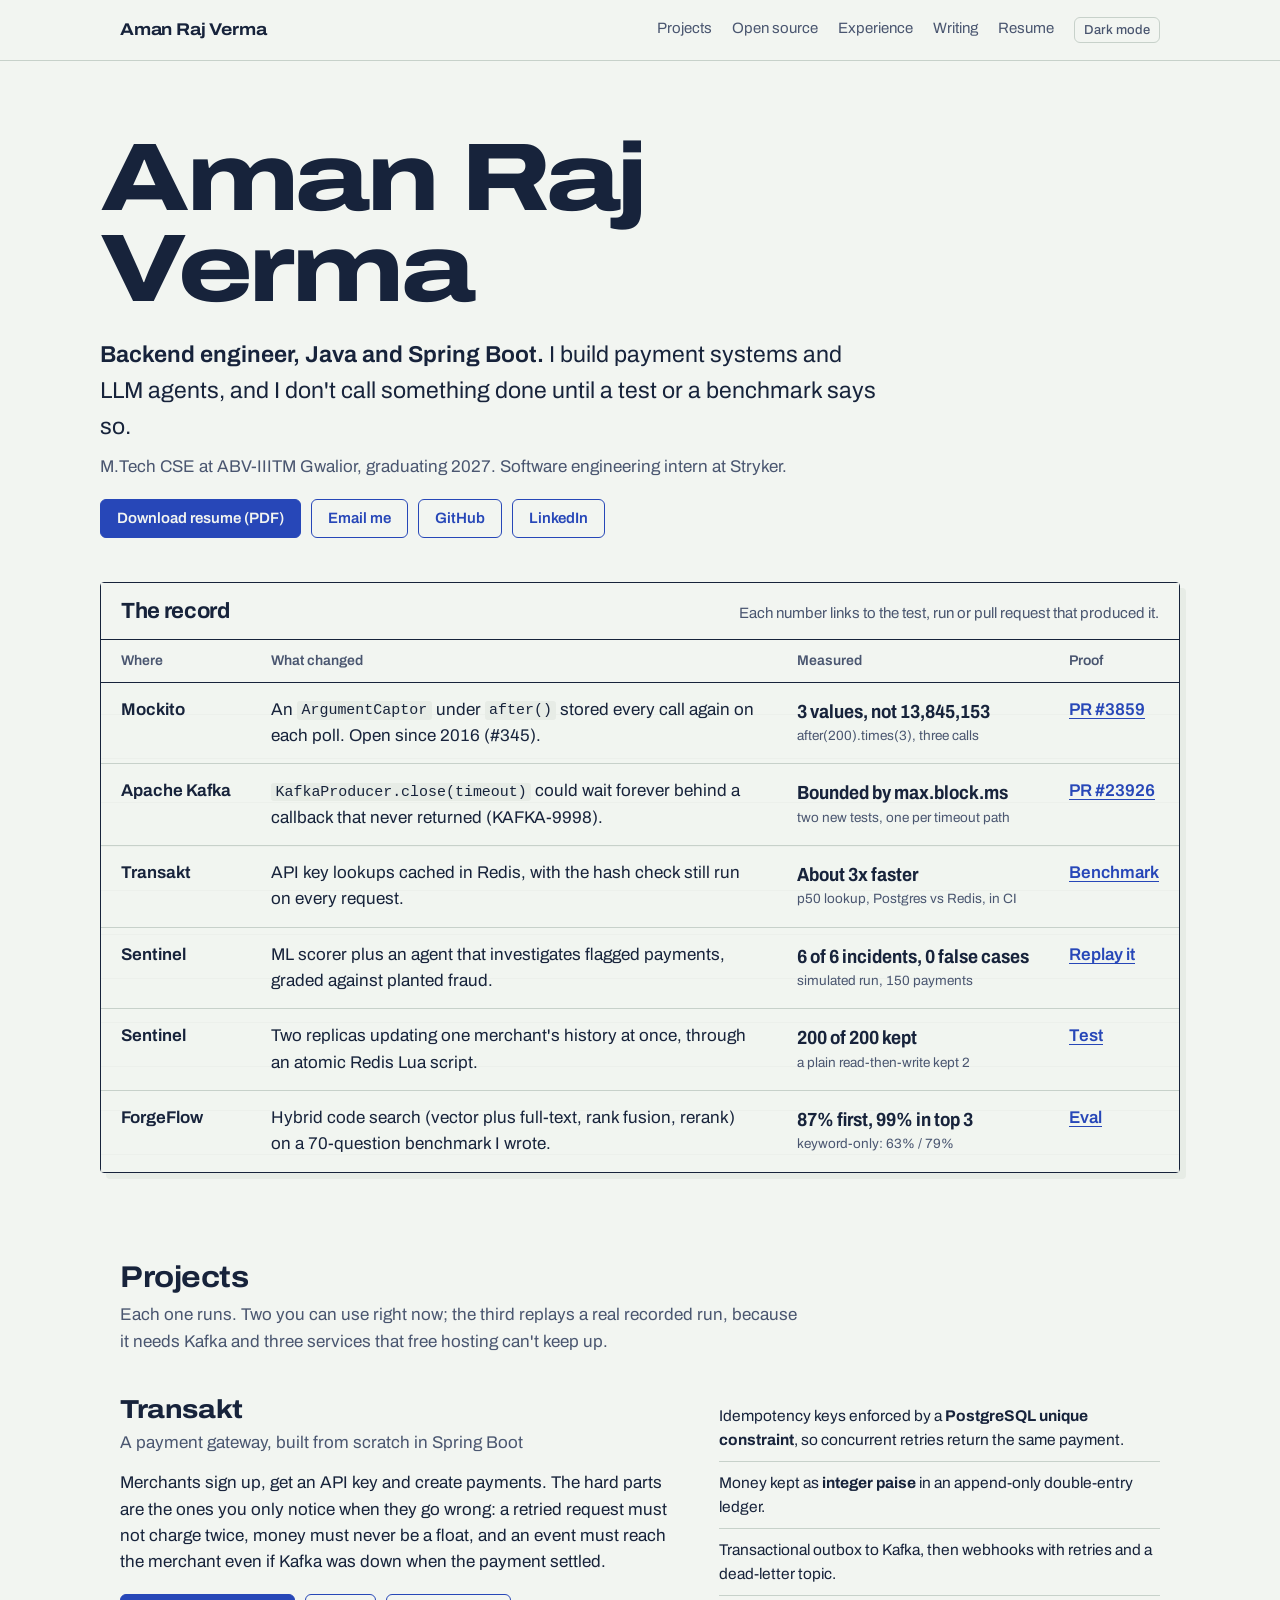
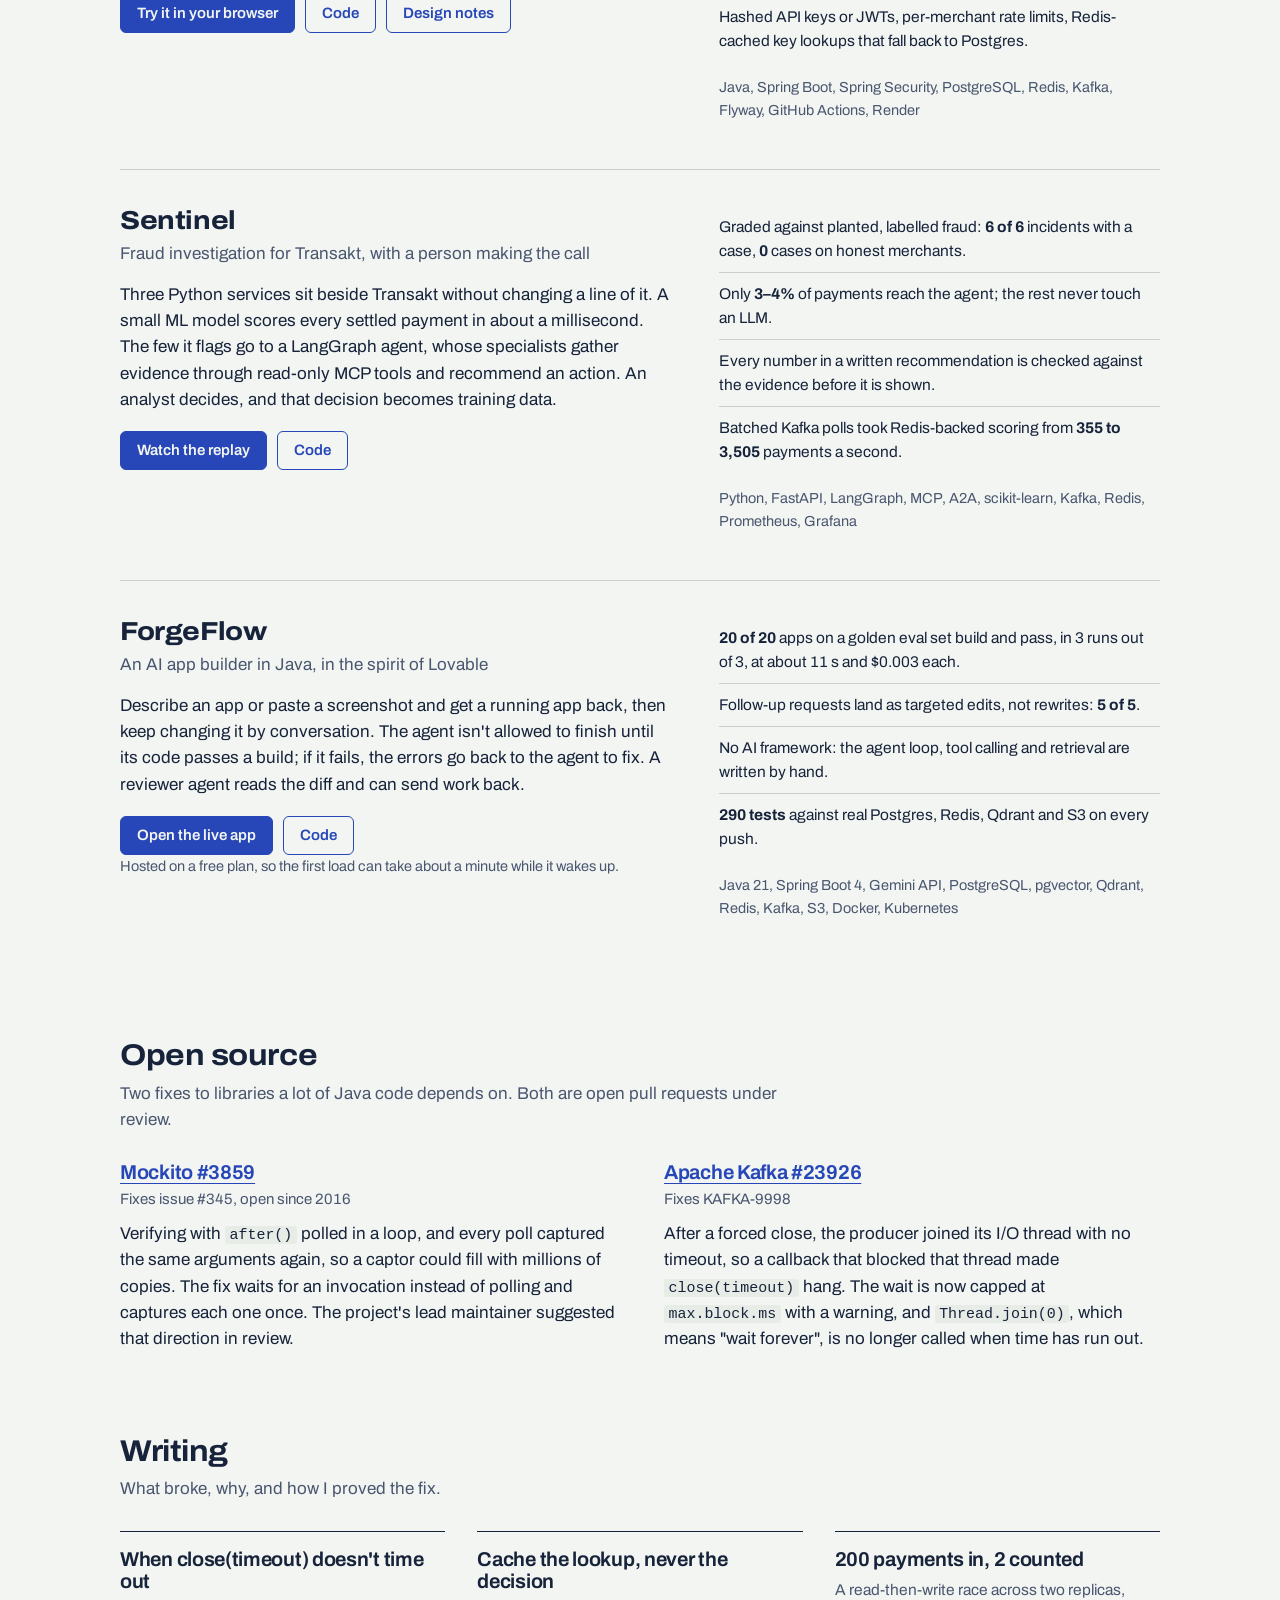
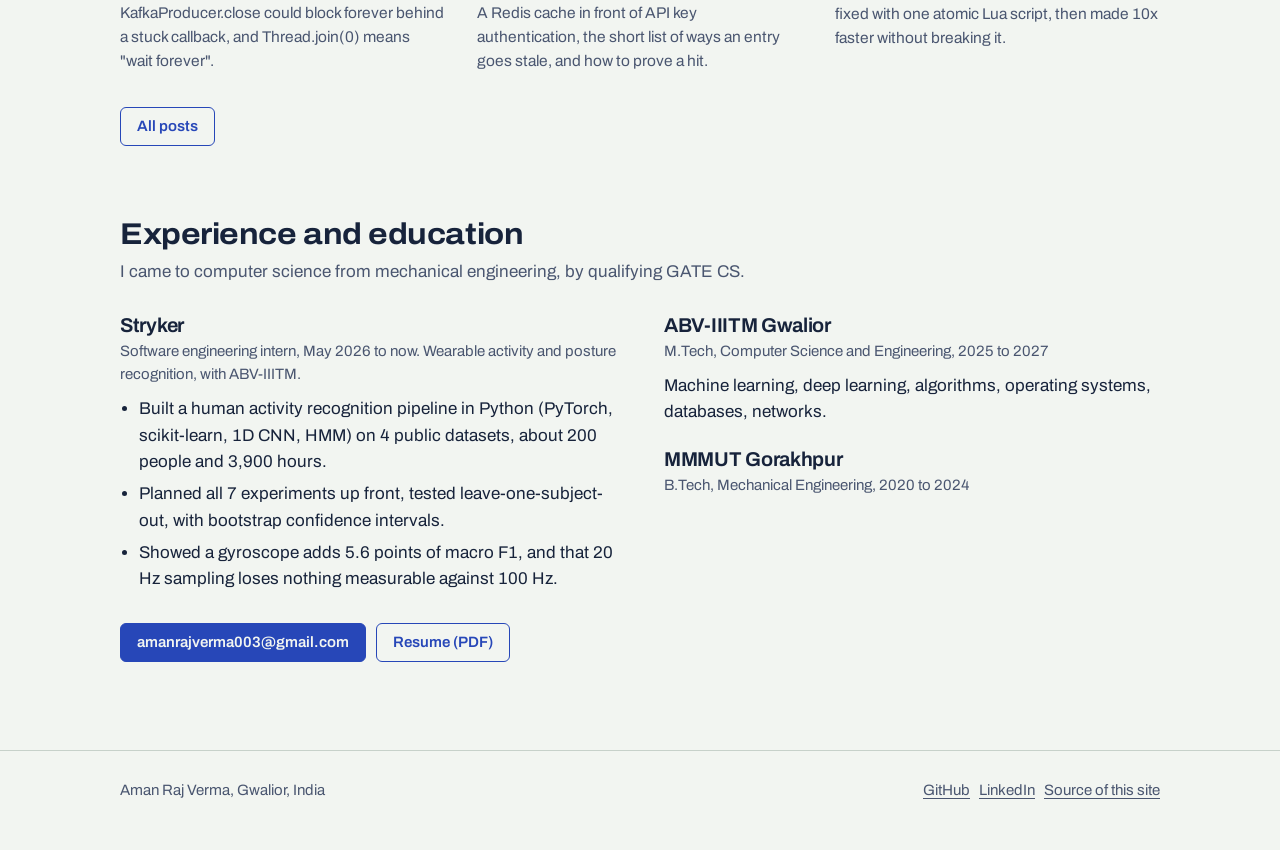
<file: index.html>
<!doctype html>
<html lang="en">
<head>
<meta charset="utf-8">
<meta name="viewport" content="width=device-width, initial-scale=1">
<title>Aman Raj Verma</title>
<meta name="description" content="Backend engineer (Java, Spring Boot) who builds payment systems and LLM agents, and measures them. Live demos, write-ups and open-source fixes.">
<meta property="og:title" content="Aman Raj Verma, backend engineer">
<meta property="og:description" content="Payment systems, fraud agents and an AI app builder, each with a live demo and the numbers behind it.">
<meta property="og:type" content="website">
<meta property="og:url" content="https://arv0007.github.io/">
<link rel="preconnect" href="https://fonts.googleapis.com">
<link rel="preconnect" href="https://fonts.gstatic.com" crossorigin>
<link href="https://fonts.googleapis.com/css2?family=Archivo:wdth,wght@62..125,400..800&display=swap" rel="stylesheet">
<link rel="stylesheet" href="assets/site.css">
<script src="assets/theme.js"></script>
<style>
  .hero { padding: 72px 0 24px; }
  .hero h1 {
    font-size: clamp(44px, 8.4vw, 96px);
    font-weight: 800;
    font-stretch: 125%;
    letter-spacing: -0.035em;
    line-height: 0.95;
  }
  .hero .role { font-size: clamp(19px, 2.4vw, 23px); margin: 22px 0 0; max-width: 34em; }
  .hero .role strong { font-weight: 650; }
  .hero .where { color: var(--ink-2); margin: 10px 0 0; }

  /* The record: one ruled passbook page. Every row links to where its number comes from. */
  .record {
    margin-top: 44px;
    border: 1.5px solid var(--ink);
    border-radius: 4px;
    background:
      repeating-linear-gradient(to bottom, transparent 0, transparent 43px, var(--rule) 43px, var(--rule) 44px),
      var(--paper);
    box-shadow: 6px 6px 0 var(--paper-2);
  }
  .record header {
    display: flex; justify-content: space-between; align-items: baseline; gap: 12px; flex-wrap: wrap;
    padding: 16px 20px 14px; border-bottom: 1.5px solid var(--ink); background: var(--paper);
  }
  .record header h2 { font-size: 22px; font-stretch: 100%; }
  .record header p { margin: 0; color: var(--ink-2); font-size: 15px; }
  .record table { width: 100%; border-collapse: collapse; }
  .record th {
    text-align: left; font-weight: 600; font-size: 14px; color: var(--ink-2);
    padding: 10px 20px; border-bottom: 1px solid var(--ink); background: var(--paper);
  }
  .record td { padding: 14px 20px; vertical-align: top; border-bottom: 1px solid var(--rule); background: color-mix(in srgb, var(--paper) 88%, transparent); }
  .record tr:last-child td { border-bottom: 0; }
  .record td.where-col { font-weight: 650; white-space: nowrap; }
  .record td.num { font-weight: 700; font-stretch: 88%; font-size: 19px; white-space: nowrap; color: var(--ink); }
  .record td.num small { display: block; font-weight: 400; font-stretch: 100%; font-size: 13.5px; color: var(--ink-2); white-space: normal; }
  .record td.proof a { white-space: nowrap; font-weight: 600; }
  @media (max-width: 760px) {
    .record { background: var(--paper); }
    .record thead { display: none; }
    .record tr { display: grid; grid-template-columns: 1fr auto; gap: 2px 14px; padding: 14px 16px; border-bottom: 1px solid var(--rule); }
    .record tr:last-child { border-bottom: 0; }
    .record td { padding: 0; border: 0; background: none; }
    .record td.where-col { grid-column: 1; }
    .record td.proof { grid-column: 2; grid-row: 1; text-align: right; }
    .record td.what { grid-column: 1 / -1; color: var(--ink-2); }
    .record td.num { grid-column: 1 / -1; margin-top: 4px; }
  }

  /* Projects: a long row each, not a card grid. */
  .project { display: grid; grid-template-columns: minmax(0, 1.25fr) minmax(0, 1fr); gap: 20px 48px; padding: 36px 0; border-top: 1px solid var(--rule); }
  .project:first-of-type { border-top: 0; padding-top: 12px; }
  .project h3 { font-size: 26px; font-weight: 750; font-stretch: 112%; }
  .project .kind { color: var(--ink-2); margin: 6px 0 14px; }
  .project p { margin: 0 0 12px; max-width: 36em; }
  .project ul { margin: 0; padding: 0; list-style: none; }
  .project li { padding: 9px 0; border-bottom: 1px solid var(--rule); font-size: 15.5px; }
  .project li:last-child { border-bottom: 0; }
  .project li b { font-weight: 700; }
  .project .stack { margin-top: 14px; font-size: 14.5px; color: var(--ink-2); }
  @media (max-width: 760px) { .project { grid-template-columns: 1fr; } }

  .two { display: grid; grid-template-columns: 1fr 1fr; gap: 28px 48px; }
  .entry h3 { font-size: 20px; }
  .entry .meta { color: var(--ink-2); margin: 4px 0 10px; font-size: 15px; }
  .entry p { margin: 0 0 10px; }
  .entry ul { margin: 0; padding-left: 1.1em; }
  .entry li { margin-bottom: 6px; }
  @media (max-width: 760px) { .two { grid-template-columns: 1fr; } }

  .posts-home { display: grid; grid-template-columns: repeat(3, minmax(0, 1fr)); gap: 0 32px; }
  .posts-home a { display: block; color: var(--ink); text-decoration: none; padding: 16px 0; border-top: 1.5px solid var(--ink); }
  .posts-home a:hover h3 { text-decoration: underline; text-decoration-thickness: 2px; text-underline-offset: 0.15em; }
  .posts-home h3 { font-size: 20px; }
  .posts-home p { margin: 8px 0 0; color: var(--ink-2); font-size: 15.5px; }
  @media (max-width: 760px) { .posts-home { grid-template-columns: 1fr; } }
  .contact { display: flex; flex-wrap: wrap; gap: 10px; margin-top: 24px; }
</style>
</head>
<body>
<a class="skip" href="#main">Skip to content</a>
<div class="bar">
  <div class="wrap">
    <a class="home" href="./">Aman Raj Verma</a>
    <nav aria-label="Main">
      <a href="#projects">Projects</a>
      <a href="#open-source">Open source</a>
      <a href="#experience">Experience</a>
      <a href="blog/">Writing</a>
      <a href="resume.pdf">Resume</a>
      <button class="theme-toggle" type="button">Dark mode</button>
    </nav>
  </div>
</div>

<main id="main">
  <div class="wrap hero">
    <h1>Aman Raj<br>Verma</h1>
    <p class="role"><strong>Backend engineer, Java and Spring Boot.</strong> I build payment systems and LLM agents, and I don't call something done until a test or a benchmark says so.</p>
    <p class="where">M.Tech CSE at ABV-IIITM Gwalior, graduating 2027. Software engineering intern at Stryker.</p>
    <div class="links">
      <a class="btn solid" href="resume.pdf">Download resume (PDF)</a>
      <a class="btn" href="mailto:amanrajverma003@gmail.com">Email me</a>
      <a class="btn" href="https://github.com/ARV0007">GitHub</a>
      <a class="btn" href="https://www.linkedin.com/in/arv14">LinkedIn</a>
    </div>

    <div class="record" role="region" aria-labelledby="record-title">
      <header>
        <h2 id="record-title">The record</h2>
        <p>Each number links to the test, run or pull request that produced it.</p>
      </header>
      <table>
        <thead><tr><th scope="col">Where</th><th scope="col">What changed</th><th scope="col">Measured</th><th scope="col">Proof</th></tr></thead>
        <tbody>
          <tr>
            <td class="where-col">Mockito</td>
            <td class="what">An <code>ArgumentCaptor</code> under <code>after()</code> stored every call again on each poll. Open since 2016 (#345).</td>
            <td class="num">3 values, not 13,845,153<small>after(200).times(3), three calls</small></td>
            <td class="proof"><a href="https://github.com/mockito/mockito/pull/3859">PR #3859</a></td>
          </tr>
          <tr>
            <td class="where-col">Apache Kafka</td>
            <td class="what"><code>KafkaProducer.close(timeout)</code> could wait forever behind a callback that never returned (KAFKA-9998).</td>
            <td class="num">Bounded by max.block.ms<small>two new tests, one per timeout path</small></td>
            <td class="proof"><a href="https://github.com/apache/kafka/pull/23926">PR #23926</a></td>
          </tr>
          <tr>
            <td class="where-col">Transakt</td>
            <td class="what">API key lookups cached in Redis, with the hash check still run on every request.</td>
            <td class="num">About 3x faster<small>p50 lookup, Postgres vs Redis, in CI</small></td>
            <td class="proof"><a href="https://github.com/ARV0007/transakt/pull/1">Benchmark</a></td>
          </tr>
          <tr>
            <td class="where-col">Sentinel</td>
            <td class="what">ML scorer plus an agent that investigates flagged payments, graded against planted fraud.</td>
            <td class="num">6 of 6 incidents, 0 false cases<small>simulated run, 150 payments</small></td>
            <td class="proof"><a href="demos/sentinel/">Replay it</a></td>
          </tr>
          <tr>
            <td class="where-col">Sentinel</td>
            <td class="what">Two replicas updating one merchant's history at once, through an atomic Redis Lua script.</td>
            <td class="num">200 of 200 kept<small>a plain read-then-write kept 2</small></td>
            <td class="proof"><a href="https://github.com/ARV0007/transakt-sentinel/blob/main/services/risk-scorer/tests/test_state.py">Test</a></td>
          </tr>
          <tr>
            <td class="where-col">ForgeFlow</td>
            <td class="what">Hybrid code search (vector plus full-text, rank fusion, rerank) on a 70-question benchmark I wrote.</td>
            <td class="num">87% first, 99% in top 3<small>keyword-only: 63% / 79%</small></td>
            <td class="proof"><a href="https://github.com/ARV0007/forgeflow#measured">Eval</a></td>
          </tr>
        </tbody>
      </table>
    </div>
  </div>

  <section id="projects" aria-labelledby="projects-title">
    <div class="wrap">
      <h2 id="projects-title">Projects</h2>
      <p class="sub">Each one runs. Two you can use right now; the third replays a real recorded run, because it needs Kafka and three services that free hosting can't keep up.</p>

      <article class="project">
        <div>
          <h3>Transakt</h3>
          <p class="kind">A payment gateway, built from scratch in Spring Boot</p>
          <p>Merchants sign up, get an API key and create payments. The hard parts are the ones you only notice when they go wrong: a retried request must not charge twice, money must never be a float, and an event must reach the merchant even if Kafka was down when the payment settled.</p>
          <div class="links">
            <a class="btn solid" href="demos/transakt/">Try it in your browser</a>
            <a class="btn" href="https://github.com/ARV0007/transakt">Code</a>
            <a class="btn" href="https://github.com/ARV0007/transakt/blob/main/docs/notes.md">Design notes</a>
          </div>
        </div>
        <div>
          <ul>
            <li>Idempotency keys enforced by a <b>PostgreSQL unique constraint</b>, so concurrent retries return the same payment.</li>
            <li>Money kept as <b>integer paise</b> in an append-only double-entry ledger.</li>
            <li>Transactional outbox to Kafka, then webhooks with retries and a dead-letter topic.</li>
            <li>Hashed API keys or JWTs, per-merchant rate limits, Redis-cached key lookups that fall back to Postgres.</li>
          </ul>
          <p class="stack">Java, Spring Boot, Spring Security, PostgreSQL, Redis, Kafka, Flyway, GitHub Actions, Render</p>
        </div>
      </article>

      <article class="project">
        <div>
          <h3>Sentinel</h3>
          <p class="kind">Fraud investigation for Transakt, with a person making the call</p>
          <p>Three Python services sit beside Transakt without changing a line of it. A small ML model scores every settled payment in about a millisecond. The few it flags go to a LangGraph agent, whose specialists gather evidence through read-only MCP tools and recommend an action. An analyst decides, and that decision becomes training data.</p>
          <div class="links">
            <a class="btn solid" href="demos/sentinel/">Watch the replay</a>
            <a class="btn" href="https://github.com/ARV0007/transakt-sentinel">Code</a>
          </div>
        </div>
        <div>
          <ul>
            <li>Graded against planted, labelled fraud: <b>6 of 6</b> incidents with a case, <b>0</b> cases on honest merchants.</li>
            <li>Only <b>3–4%</b> of payments reach the agent; the rest never touch an LLM.</li>
            <li>Every number in a written recommendation is checked against the evidence before it is shown.</li>
            <li>Batched Kafka polls took Redis-backed scoring from <b>355 to 3,505</b> payments a second.</li>
          </ul>
          <p class="stack">Python, FastAPI, LangGraph, MCP, A2A, scikit-learn, Kafka, Redis, Prometheus, Grafana</p>
        </div>
      </article>

      <article class="project">
        <div>
          <h3>ForgeFlow</h3>
          <p class="kind">An AI app builder in Java, in the spirit of Lovable</p>
          <p>Describe an app or paste a screenshot and get a running app back, then keep changing it by conversation. The agent isn't allowed to finish until its code passes a build; if it fails, the errors go back to the agent to fix. A reviewer agent reads the diff and can send work back.</p>
          <div class="links">
            <a class="btn solid" href="https://forgeflow-7m08.onrender.com">Open the live app</a>
            <a class="btn" href="https://github.com/ARV0007/forgeflow">Code</a>
          </div>
          <p class="note">Hosted on a free plan, so the first load can take about a minute while it wakes up.</p>
        </div>
        <div>
          <ul>
            <li><b>20 of 20</b> apps on a golden eval set build and pass, in 3 runs out of 3, at about 11 s and $0.003 each.</li>
            <li>Follow-up requests land as targeted edits, not rewrites: <b>5 of 5</b>.</li>
            <li>No AI framework: the agent loop, tool calling and retrieval are written by hand.</li>
            <li><b>290 tests</b> against real Postgres, Redis, Qdrant and S3 on every push.</li>
          </ul>
          <p class="stack">Java 21, Spring Boot 4, Gemini API, PostgreSQL, pgvector, Qdrant, Redis, Kafka, S3, Docker, Kubernetes</p>
        </div>
      </article>
    </div>
  </section>

  <section id="open-source" aria-labelledby="oss-title">
    <div class="wrap">
      <h2 id="oss-title">Open source</h2>
      <p class="sub">Two fixes to libraries a lot of Java code depends on. Both are open pull requests under review.</p>
      <div class="two">
        <div class="entry">
          <h3><a href="https://github.com/mockito/mockito/pull/3859">Mockito #3859</a></h3>
          <p class="meta">Fixes issue #345, open since 2016</p>
          <p>Verifying with <code>after()</code> polled in a loop, and every poll captured the same arguments again, so a captor could fill with millions of copies. The fix waits for an invocation instead of polling and captures each one once. The project's lead maintainer suggested that direction in review.</p>
        </div>
        <div class="entry">
          <h3><a href="https://github.com/apache/kafka/pull/23926">Apache Kafka #23926</a></h3>
          <p class="meta">Fixes KAFKA-9998</p>
          <p>After a forced close, the producer joined its I/O thread with no timeout, so a callback that blocked that thread made <code>close(timeout)</code> hang. The wait is now capped at <code>max.block.ms</code> with a warning, and <code>Thread.join(0)</code>, which means "wait forever", is no longer called when time has run out.</p>
        </div>
      </div>
    </div>
  </section>

  <section id="writing" aria-labelledby="writing-title">
    <div class="wrap">
      <h2 id="writing-title">Writing</h2>
      <p class="sub">What broke, why, and how I proved the fix.</p>
      <div class="posts-home">
        <a href="blog/kafka-close-timeout/"><h3>When close(timeout) doesn't time out</h3><p>KafkaProducer.close could block forever behind a stuck callback, and Thread.join(0) means "wait forever".</p></a>
        <a href="blog/cache-the-lookup-not-the-decision/"><h3>Cache the lookup, never the decision</h3><p>A Redis cache in front of API key authentication, the short list of ways an entry goes stale, and how to prove a hit.</p></a>
        <a href="blog/redis-lua-200-payments/"><h3>200 payments in, 2 counted</h3><p>A read-then-write race across two replicas, fixed with one atomic Lua script, then made 10x faster without breaking it.</p></a>
      </div>
      <div class="links"><a class="btn" href="blog/">All posts</a></div>
    </div>
  </section>

  <section id="experience" aria-labelledby="exp-title">
    <div class="wrap">
      <h2 id="exp-title">Experience and education</h2>
      <p class="sub">I came to computer science from mechanical engineering, by qualifying GATE CS.</p>
      <div class="two">
        <div class="entry">
          <h3>Stryker</h3>
          <p class="meta">Software engineering intern, May 2026 to now. Wearable activity and posture recognition, with ABV-IIITM.</p>
          <ul>
            <li>Built a human activity recognition pipeline in Python (PyTorch, scikit-learn, 1D CNN, HMM) on 4 public datasets, about 200 people and 3,900 hours.</li>
            <li>Planned all 7 experiments up front, tested leave-one-subject-out, with bootstrap confidence intervals.</li>
            <li>Showed a gyroscope adds 5.6 points of macro F1, and that 20 Hz sampling loses nothing measurable against 100 Hz.</li>
          </ul>
        </div>
        <div class="entry">
          <h3>ABV-IIITM Gwalior</h3>
          <p class="meta">M.Tech, Computer Science and Engineering, 2025 to 2027</p>
          <p>Machine learning, deep learning, algorithms, operating systems, databases, networks.</p>
          <h3 style="margin-top:22px">MMMUT Gorakhpur</h3>
          <p class="meta">B.Tech, Mechanical Engineering, 2020 to 2024</p>
        </div>
      </div>
      <div class="contact">
        <a class="btn solid" href="mailto:amanrajverma003@gmail.com">amanrajverma003@gmail.com</a>
        <a class="btn" href="resume.pdf">Resume (PDF)</a>
      </div>
    </div>
  </section>
</main>

<footer>
  <div class="wrap">
    <span>Aman Raj Verma, Gwalior, India</span>
    <span><a href="https://github.com/ARV0007">GitHub</a>&nbsp;&nbsp; <a href="https://www.linkedin.com/in/arv14">LinkedIn</a>&nbsp;&nbsp; <a href="https://github.com/ARV0007/arv0007.github.io">Source of this site</a></span>
  </div>
</footer>
</body>
</html>
</file>
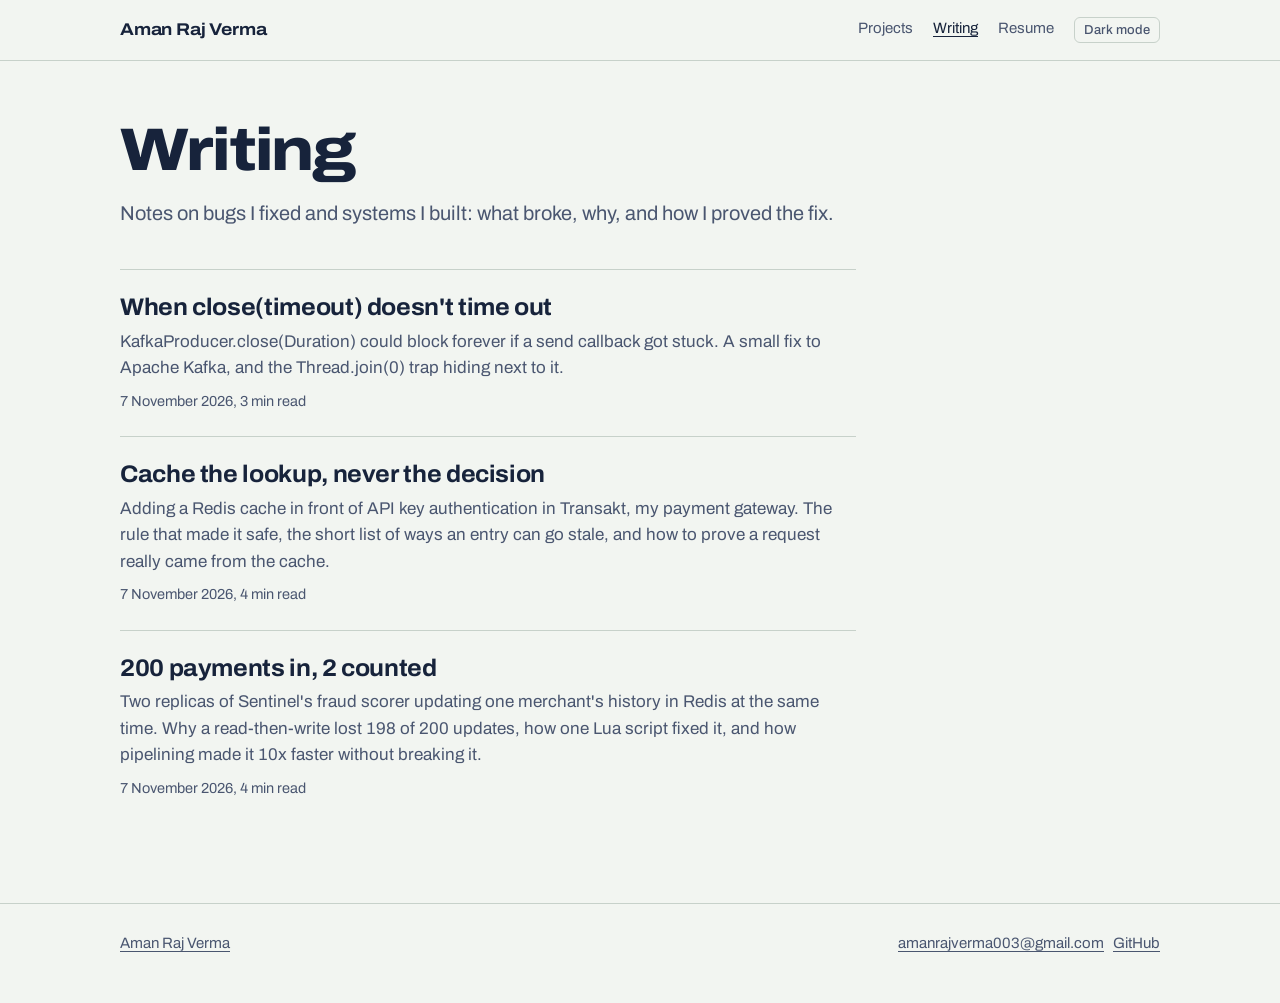
<file: blog/index.html>
<!doctype html>
<html lang="en">
<head>
<meta charset="utf-8">
<meta name="viewport" content="width=device-width, initial-scale=1">
<title>Writing</title>
<meta name="description" content="Notes on bugs I fixed and systems I built: what broke, why, and how I proved the fix.">
<meta property="og:title" content="Writing">
<meta property="og:description" content="Notes on bugs I fixed and systems I built: what broke, why, and how I proved the fix.">
<meta property="og:type" content="website">
<link rel="preconnect" href="https://fonts.googleapis.com">
<link rel="preconnect" href="https://fonts.gstatic.com" crossorigin>
<link href="https://fonts.googleapis.com/css2?family=Archivo:wdth,wght@62..125,400..800&family=Literata:ital,opsz,wght@0,7..72,400..700;1,7..72,400&display=swap" rel="stylesheet">
<link rel="stylesheet" href="../assets/site.css">
<link rel="stylesheet" href="../assets/blog.css">
<script src="../assets/theme.js"></script>
</head>
<body>
<a class="skip" href="#main">Skip to content</a>
<div class="bar">
  <div class="wrap">
    <a class="home" href="../">Aman Raj Verma</a>
    <nav aria-label="Main">
      <a href="../#projects">Projects</a>
      <a href="../blog/" aria-current="page">Writing</a>
      <a href="../resume.pdf">Resume</a>
      <button class="theme-toggle" type="button">Dark mode</button>
    </nav>
  </div>
</div>

<main id="main" class="wrap">
  <div class="list-head">
    <h1>Writing</h1>
    <p class="lede">Notes on bugs I fixed and systems I built: what broke, why, and how I proved the fix.</p>
  </div>
  <ul class="posts">
    <li>
      <a href="kafka-close-timeout/"><h2>When close(timeout) doesn&#x27;t time out</h2></a>
      <p>KafkaProducer.close(Duration) could block forever if a send callback got stuck. A small fix to Apache Kafka, and the Thread.join(0) trap hiding next to it.</p>
      <p class="meta">7 November 2026, 3 min read</p>
    </li>
    <li>
      <a href="cache-the-lookup-not-the-decision/"><h2>Cache the lookup, never the decision</h2></a>
      <p>Adding a Redis cache in front of API key authentication in Transakt, my payment gateway. The rule that made it safe, the short list of ways an entry can go stale, and how to prove a request really came from the cache.</p>
      <p class="meta">7 November 2026, 4 min read</p>
    </li>
    <li>
      <a href="redis-lua-200-payments/"><h2>200 payments in, 2 counted</h2></a>
      <p>Two replicas of Sentinel&#x27;s fraud scorer updating one merchant&#x27;s history in Redis at the same time. Why a read-then-write lost 198 of 200 updates, how one Lua script fixed it, and how pipelining made it 10x faster without breaking it.</p>
      <p class="meta">7 November 2026, 4 min read</p>
    </li>
  </ul>
</main>

<footer>
  <div class="wrap">
    <span><a href="../">Aman Raj Verma</a></span>
    <span><a href="mailto:amanrajverma003@gmail.com">amanrajverma003@gmail.com</a>&nbsp;&nbsp; <a href="https://github.com/ARV0007">GitHub</a></span>
  </div>
</footer>
</body>
</html>
</file>
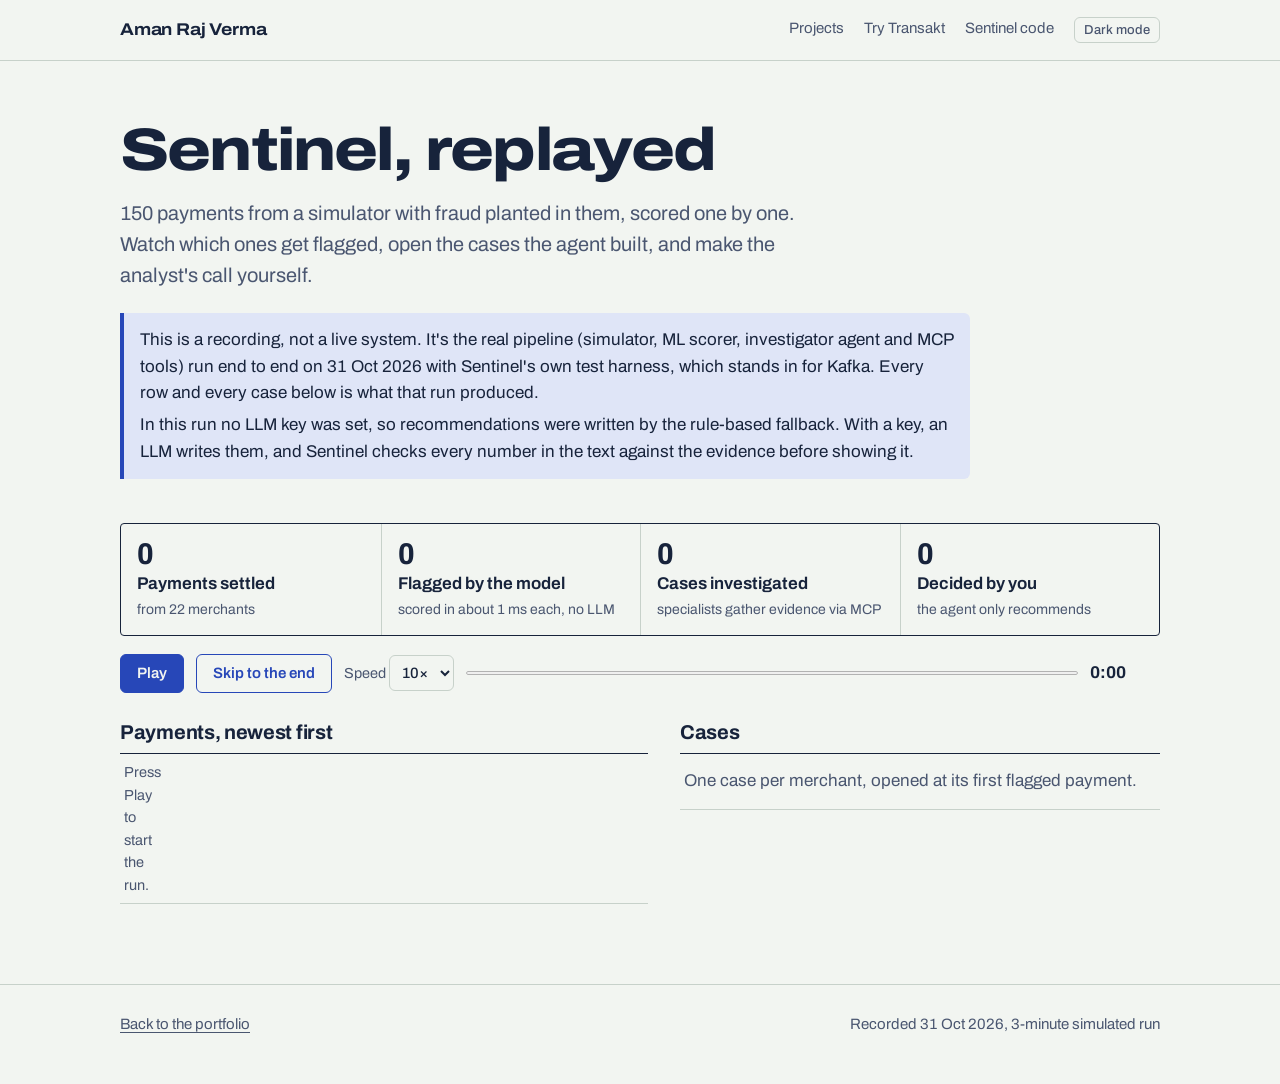
<file: sentinel/index.html>
<!doctype html>
<html lang="en">
<head>
<meta charset="utf-8">
<meta name="viewport" content="width=device-width, initial-scale=1">
<title>Sentinel Replay</title>
<link rel="canonical" href="https://arv0007.github.io/demos/sentinel/">
<meta http-equiv="refresh" content="0; url=../demos/sentinel/">
<script>location.replace("../demos/sentinel/" + location.hash);</script>
<style>body{font:17px/1.5 system-ui,sans-serif;margin:40px 16px;background:#f2f5f1;color:#17233b}a{color:#2747b8}@media (prefers-color-scheme:dark){body{background:#101828;color:#e4e9f2}a{color:#93a8ff}}</style>
</head>
<body>
<p>Opening the demo… If nothing happens, <a href="../demos/sentinel/">go to Sentinel Replay</a>.</p>
</body>
</html>
</file>
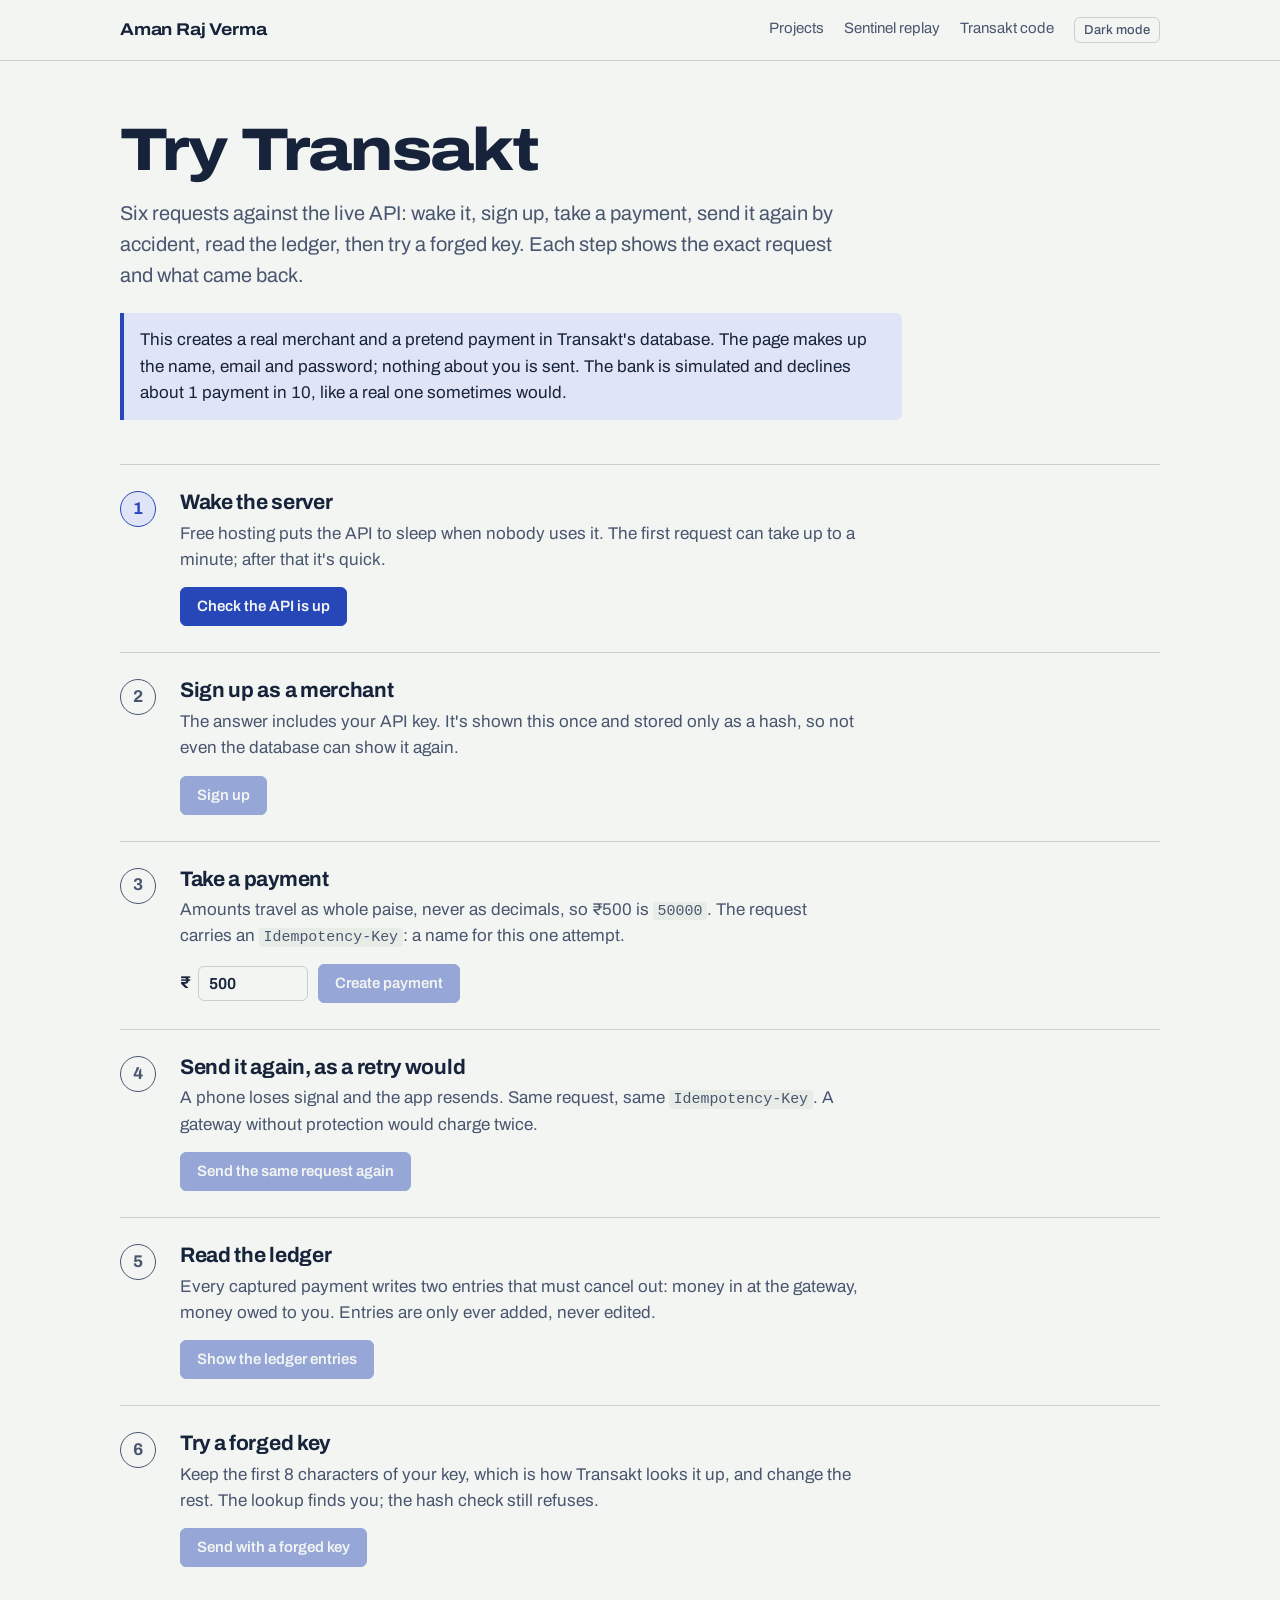
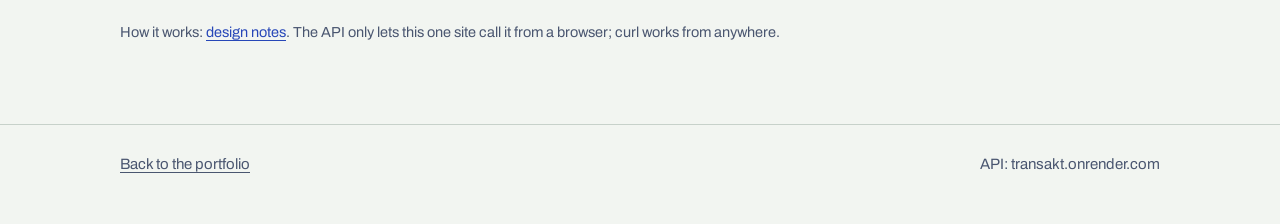
<file: transakt/index.html>
<!doctype html>
<html lang="en">
<head>
<meta charset="utf-8">
<meta name="viewport" content="width=device-width, initial-scale=1">
<title>Try Transakt</title>
<link rel="canonical" href="https://arv0007.github.io/demos/transakt/">
<meta http-equiv="refresh" content="0; url=../demos/transakt/">
<script>location.replace("../demos/transakt/" + location.hash);</script>
<style>body{font:17px/1.5 system-ui,sans-serif;margin:40px 16px;background:#f2f5f1;color:#17233b}a{color:#2747b8}@media (prefers-color-scheme:dark){body{background:#101828;color:#e4e9f2}a{color:#93a8ff}}</style>
</head>
<body>
<p>Opening the demo… If nothing happens, <a href="../demos/transakt/">go to Try Transakt</a>.</p>
</body>
</html>
</file>
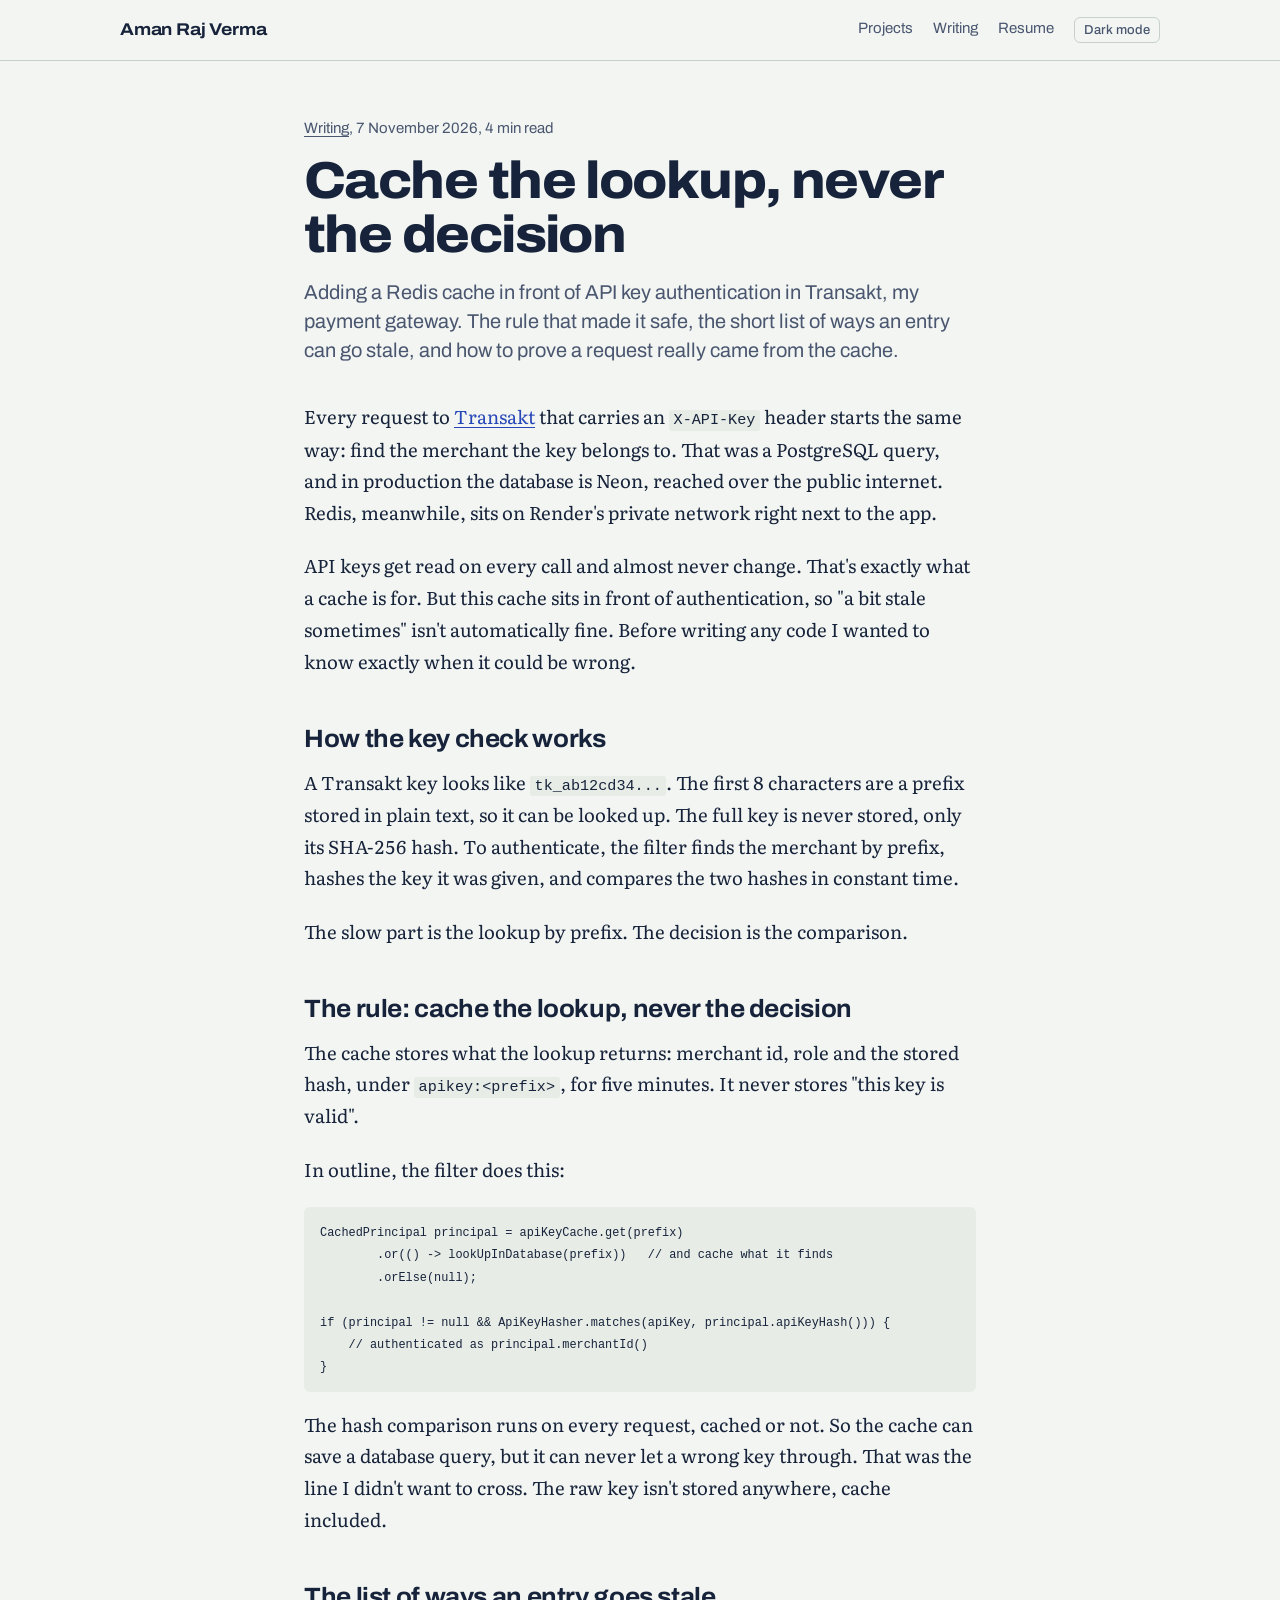
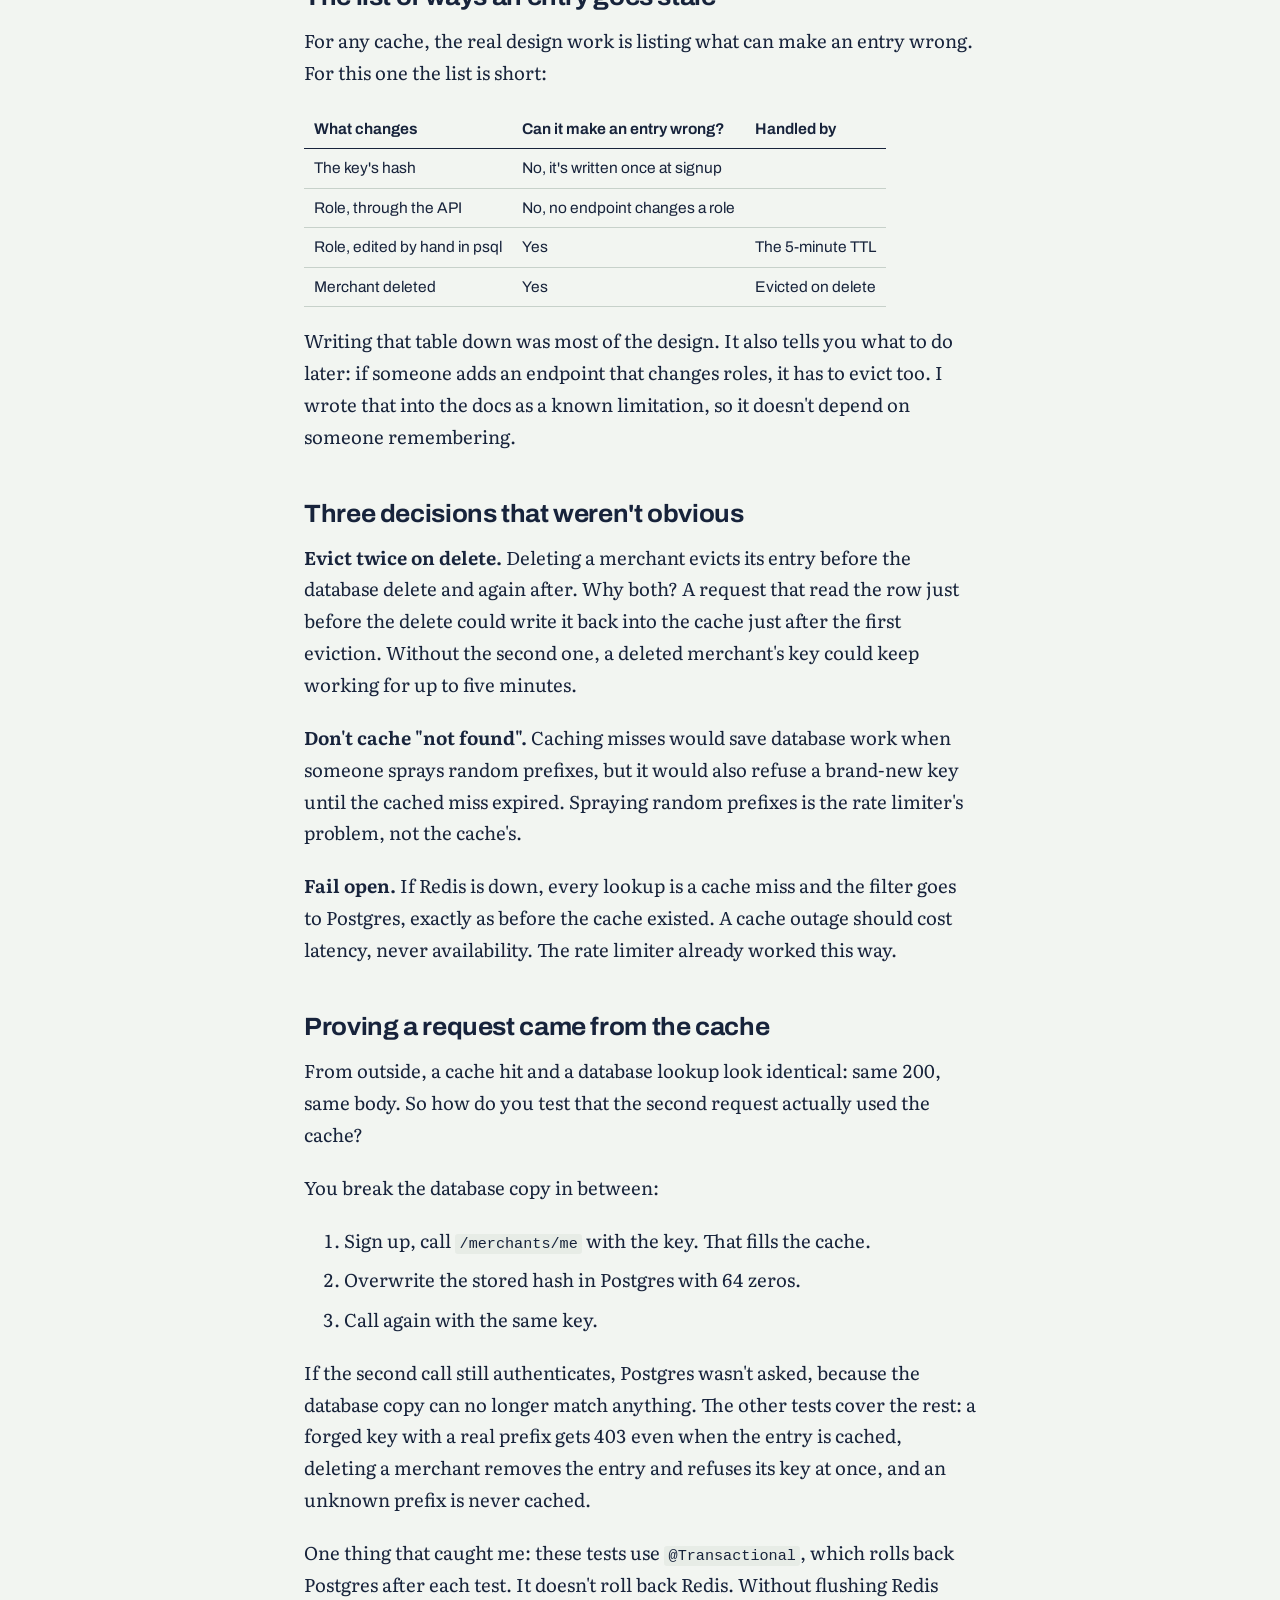
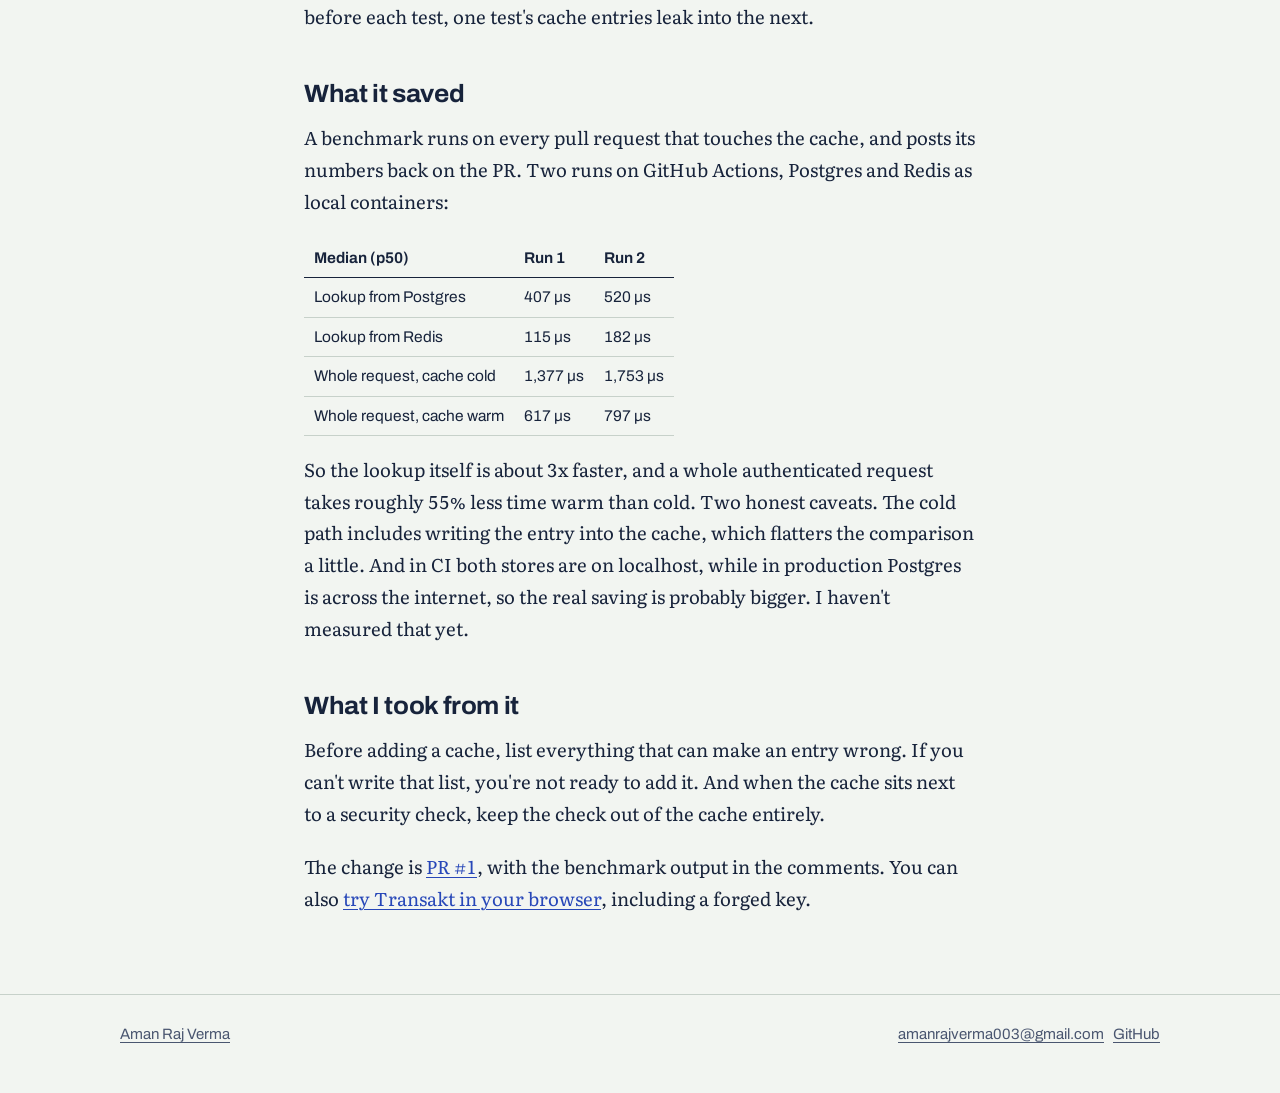
<file: blog/cache-the-lookup-not-the-decision/index.html>
<!doctype html>
<html lang="en">
<head>
<meta charset="utf-8">
<meta name="viewport" content="width=device-width, initial-scale=1">
<title>Cache the lookup, never the decision</title>
<meta name="description" content="Adding a Redis cache in front of API key authentication in Transakt, my payment gateway. The rule that made it safe, the short list of ways an entry can go stale, and how to prove a request really came from the cache.">
<meta property="og:title" content="Cache the lookup, never the decision">
<meta property="og:description" content="Adding a Redis cache in front of API key authentication in Transakt, my payment gateway. The rule that made it safe, the short list of ways an entry can go stale, and how to prove a request really came from the cache.">
<meta property="og:type" content="article">
<link rel="preconnect" href="https://fonts.googleapis.com">
<link rel="preconnect" href="https://fonts.gstatic.com" crossorigin>
<link href="https://fonts.googleapis.com/css2?family=Archivo:wdth,wght@62..125,400..800&family=Literata:ital,opsz,wght@0,7..72,400..700;1,7..72,400&display=swap" rel="stylesheet">
<link rel="stylesheet" href="../../assets/site.css">
<link rel="stylesheet" href="../../assets/blog.css">
<script src="../../assets/theme.js"></script>
</head>
<body>
<a class="skip" href="#main">Skip to content</a>
<div class="bar">
  <div class="wrap">
    <a class="home" href="../../">Aman Raj Verma</a>
    <nav aria-label="Main">
      <a href="../../#projects">Projects</a>
      <a href="../../blog/">Writing</a>
      <a href="../../resume.pdf">Resume</a>
      <button class="theme-toggle" type="button">Dark mode</button>
    </nav>
  </div>
</div>

<main id="main" class="wrap">
  <article class="post">
    <header>
      <p class="meta"><a href="../">Writing</a>, 7 November 2026, 4 min read</p>
      <h1>Cache the lookup, never the decision</h1>
      <p class="standfirst">Adding a Redis cache in front of API key authentication in Transakt, my payment gateway. The rule that made it safe, the short list of ways an entry can go stale, and how to prove a request really came from the cache.</p>
    </header>
    <div class="prose">
<p>Every request to <a href="https://github.com/ARV0007/transakt">Transakt</a> that carries an <code>X-API-Key</code> header starts the same way: find the merchant the key belongs to. That was a PostgreSQL query, and in production the database is Neon, reached over the public internet. Redis, meanwhile, sits on Render's private network right next to the app.</p>
<p>API keys get read on every call and almost never change. That's exactly what a cache is for. But this cache sits in front of authentication, so "a bit stale sometimes" isn't automatically fine. Before writing any code I wanted to know exactly when it could be wrong.</p>
<h2>How the key check works</h2>
<p>A Transakt key looks like <code>tk_ab12cd34...</code>. The first 8 characters are a prefix stored in plain text, so it can be looked up. The full key is never stored, only its SHA-256 hash. To authenticate, the filter finds the merchant by prefix, hashes the key it was given, and compares the two hashes in constant time.</p>
<p>The slow part is the lookup by prefix. The decision is the comparison.</p>
<h2>The rule: cache the lookup, never the decision</h2>
<p>The cache stores what the lookup returns: merchant id, role and the stored hash, under <code>apikey:&lt;prefix&gt;</code>, for five minutes. It never stores "this key is valid".</p>
<p>In outline, the filter does this:</p>
<pre><code class="language-java">CachedPrincipal principal = apiKeyCache.get(prefix)
        .or(() -&gt; lookUpInDatabase(prefix))   // and cache what it finds
        .orElse(null);

if (principal != null &amp;&amp; ApiKeyHasher.matches(apiKey, principal.apiKeyHash())) {
    // authenticated as principal.merchantId()
}
</code></pre>
<p>The hash comparison runs on every request, cached or not. So the cache can save a database query, but it can never let a wrong key through. That was the line I didn't want to cross. The raw key isn't stored anywhere, cache included.</p>
<h2>The list of ways an entry goes stale</h2>
<p>For any cache, the real design work is listing what can make an entry wrong. For this one the list is short:</p>
<table>
<thead>
<tr>
<th>What changes</th>
<th>Can it make an entry wrong?</th>
<th>Handled by</th>
</tr>
</thead>
<tbody>
<tr>
<td>The key's hash</td>
<td>No, it's written once at signup</td>
<td></td>
</tr>
<tr>
<td>Role, through the API</td>
<td>No, no endpoint changes a role</td>
<td></td>
</tr>
<tr>
<td>Role, edited by hand in psql</td>
<td>Yes</td>
<td>The 5-minute TTL</td>
</tr>
<tr>
<td>Merchant deleted</td>
<td>Yes</td>
<td>Evicted on delete</td>
</tr>
</tbody>
</table>
<p>Writing that table down was most of the design. It also tells you what to do later: if someone adds an endpoint that changes roles, it has to evict too. I wrote that into the docs as a known limitation, so it doesn't depend on someone remembering.</p>
<h2>Three decisions that weren't obvious</h2>
<p><strong>Evict twice on delete.</strong> Deleting a merchant evicts its entry before the database delete and again after. Why both? A request that read the row just before the delete could write it back into the cache just after the first eviction. Without the second one, a deleted merchant's key could keep working for up to five minutes.</p>
<p><strong>Don't cache "not found".</strong> Caching misses would save database work when someone sprays random prefixes, but it would also refuse a brand-new key until the cached miss expired. Spraying random prefixes is the rate limiter's problem, not the cache's.</p>
<p><strong>Fail open.</strong> If Redis is down, every lookup is a cache miss and the filter goes to Postgres, exactly as before the cache existed. A cache outage should cost latency, never availability. The rate limiter already worked this way.</p>
<h2>Proving a request came from the cache</h2>
<p>From outside, a cache hit and a database lookup look identical: same 200, same body. So how do you test that the second request actually used the cache?</p>
<p>You break the database copy in between:</p>
<ol>
<li>Sign up, call <code>/merchants/me</code> with the key. That fills the cache.</li>
<li>Overwrite the stored hash in Postgres with 64 zeros.</li>
<li>Call again with the same key.</li>
</ol>
<p>If the second call still authenticates, Postgres wasn't asked, because the database copy can no longer match anything. The other tests cover the rest: a forged key with a real prefix gets 403 even when the entry is cached, deleting a merchant removes the entry and refuses its key at once, and an unknown prefix is never cached.</p>
<p>One thing that caught me: these tests use <code>@Transactional</code>, which rolls back Postgres after each test. It doesn't roll back Redis. Without flushing Redis before each test, one test's cache entries leak into the next.</p>
<h2>What it saved</h2>
<p>A benchmark runs on every pull request that touches the cache, and posts its numbers back on the PR. Two runs on GitHub Actions, Postgres and Redis as local containers:</p>
<table>
<thead>
<tr>
<th>Median (p50)</th>
<th>Run 1</th>
<th>Run 2</th>
</tr>
</thead>
<tbody>
<tr>
<td>Lookup from Postgres</td>
<td>407 µs</td>
<td>520 µs</td>
</tr>
<tr>
<td>Lookup from Redis</td>
<td>115 µs</td>
<td>182 µs</td>
</tr>
<tr>
<td>Whole request, cache cold</td>
<td>1,377 µs</td>
<td>1,753 µs</td>
</tr>
<tr>
<td>Whole request, cache warm</td>
<td>617 µs</td>
<td>797 µs</td>
</tr>
</tbody>
</table>
<p>So the lookup itself is about 3x faster, and a whole authenticated request takes roughly 55% less time warm than cold. Two honest caveats. The cold path includes writing the entry into the cache, which flatters the comparison a little. And in CI both stores are on localhost, while in production Postgres is across the internet, so the real saving is probably bigger. I haven't measured that yet.</p>
<h2>What I took from it</h2>
<p>Before adding a cache, list everything that can make an entry wrong. If you can't write that list, you're not ready to add it. And when the cache sits next to a security check, keep the check out of the cache entirely.</p>
<p>The change is <a href="https://github.com/ARV0007/transakt/pull/1">PR #1</a>, with the benchmark output in the comments. You can also <a href="/demos/transakt/">try Transakt in your browser</a>, including a forged key.</p>
    </div>
  </article>
</main>

<footer>
  <div class="wrap">
    <span><a href="../../">Aman Raj Verma</a></span>
    <span><a href="mailto:amanrajverma003@gmail.com">amanrajverma003@gmail.com</a>&nbsp;&nbsp; <a href="https://github.com/ARV0007">GitHub</a></span>
  </div>
</footer>
</body>
</html>
</file>
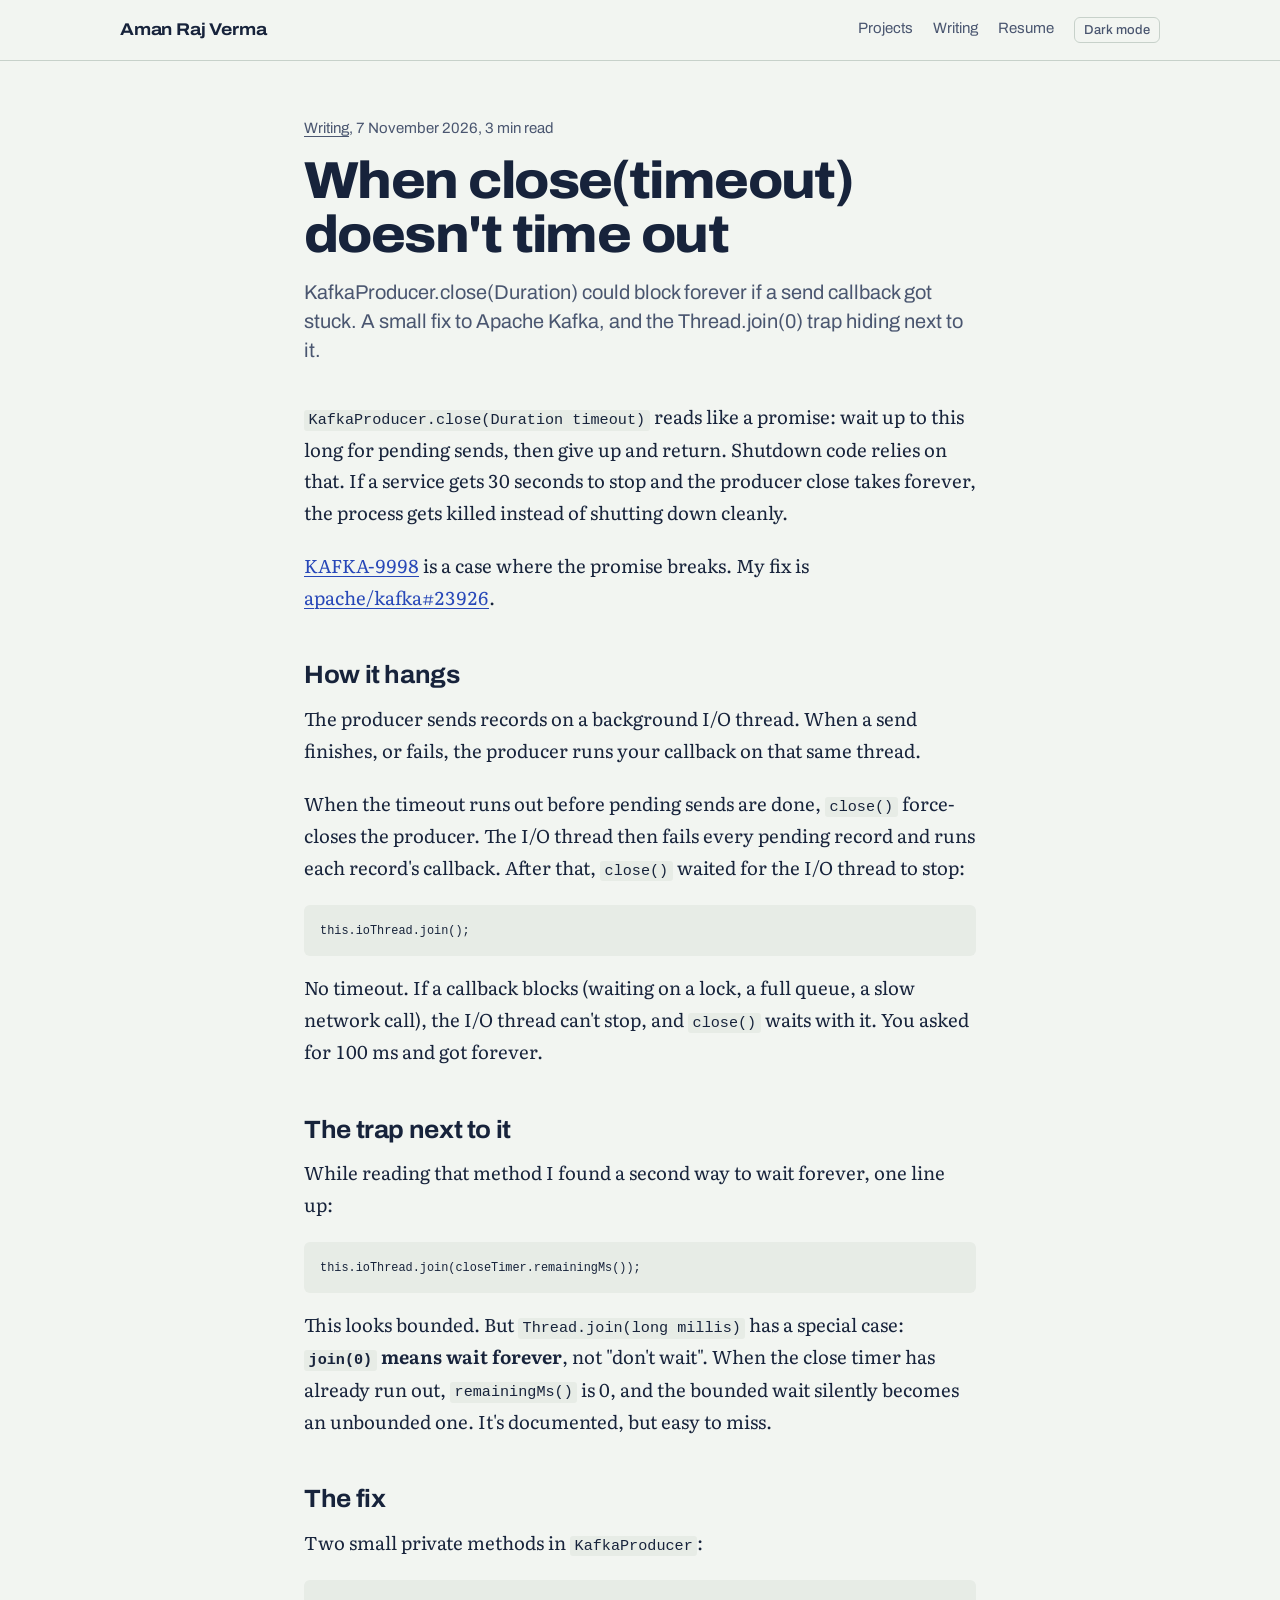
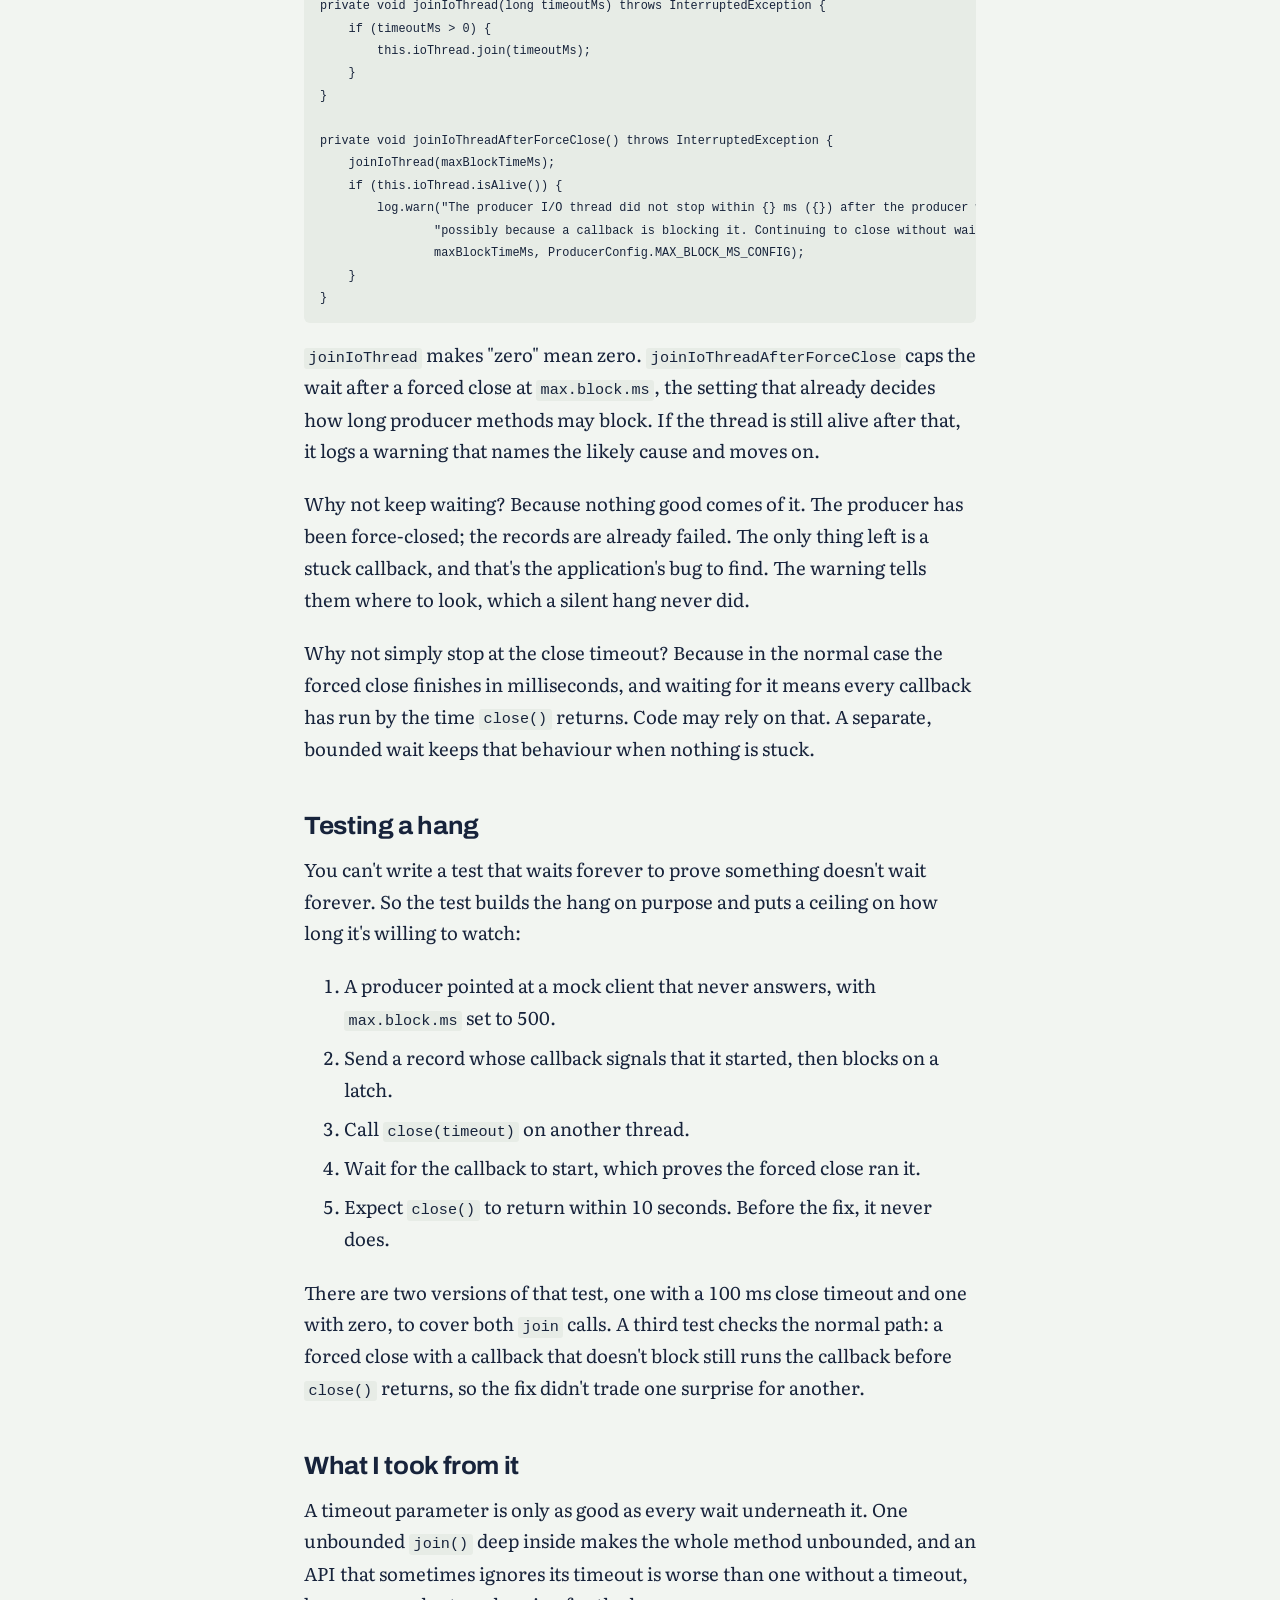
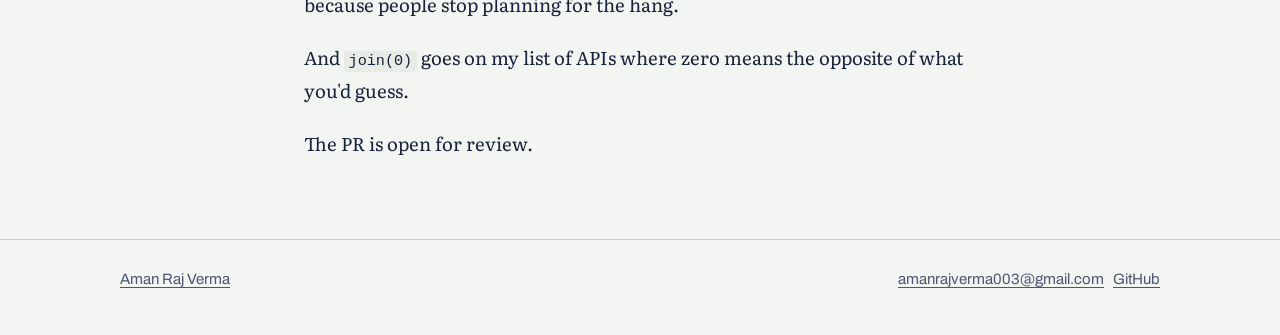
<file: blog/kafka-close-timeout/index.html>
<!doctype html>
<html lang="en">
<head>
<meta charset="utf-8">
<meta name="viewport" content="width=device-width, initial-scale=1">
<title>When close(timeout) doesn&#x27;t time out</title>
<meta name="description" content="KafkaProducer.close(Duration) could block forever if a send callback got stuck. A small fix to Apache Kafka, and the Thread.join(0) trap hiding next to it.">
<meta property="og:title" content="When close(timeout) doesn&#x27;t time out">
<meta property="og:description" content="KafkaProducer.close(Duration) could block forever if a send callback got stuck. A small fix to Apache Kafka, and the Thread.join(0) trap hiding next to it.">
<meta property="og:type" content="article">
<link rel="preconnect" href="https://fonts.googleapis.com">
<link rel="preconnect" href="https://fonts.gstatic.com" crossorigin>
<link href="https://fonts.googleapis.com/css2?family=Archivo:wdth,wght@62..125,400..800&family=Literata:ital,opsz,wght@0,7..72,400..700;1,7..72,400&display=swap" rel="stylesheet">
<link rel="stylesheet" href="../../assets/site.css">
<link rel="stylesheet" href="../../assets/blog.css">
<script src="../../assets/theme.js"></script>
</head>
<body>
<a class="skip" href="#main">Skip to content</a>
<div class="bar">
  <div class="wrap">
    <a class="home" href="../../">Aman Raj Verma</a>
    <nav aria-label="Main">
      <a href="../../#projects">Projects</a>
      <a href="../../blog/">Writing</a>
      <a href="../../resume.pdf">Resume</a>
      <button class="theme-toggle" type="button">Dark mode</button>
    </nav>
  </div>
</div>

<main id="main" class="wrap">
  <article class="post">
    <header>
      <p class="meta"><a href="../">Writing</a>, 7 November 2026, 3 min read</p>
      <h1>When close(timeout) doesn&#x27;t time out</h1>
      <p class="standfirst">KafkaProducer.close(Duration) could block forever if a send callback got stuck. A small fix to Apache Kafka, and the Thread.join(0) trap hiding next to it.</p>
    </header>
    <div class="prose">
<p><code>KafkaProducer.close(Duration timeout)</code> reads like a promise: wait up to this long for pending sends, then give up and return. Shutdown code relies on that. If a service gets 30 seconds to stop and the producer close takes forever, the process gets killed instead of shutting down cleanly.</p>
<p><a href="https://issues.apache.org/jira/browse/KAFKA-9998">KAFKA-9998</a> is a case where the promise breaks. My fix is <a href="https://github.com/apache/kafka/pull/23926">apache/kafka#23926</a>.</p>
<h2>How it hangs</h2>
<p>The producer sends records on a background I/O thread. When a send finishes, or fails, the producer runs your callback on that same thread.</p>
<p>When the timeout runs out before pending sends are done, <code>close()</code> force-closes the producer. The I/O thread then fails every pending record and runs each record's callback. After that, <code>close()</code> waited for the I/O thread to stop:</p>
<pre><code class="language-java">this.ioThread.join();
</code></pre>
<p>No timeout. If a callback blocks (waiting on a lock, a full queue, a slow network call), the I/O thread can't stop, and <code>close()</code> waits with it. You asked for 100 ms and got forever.</p>
<h2>The trap next to it</h2>
<p>While reading that method I found a second way to wait forever, one line up:</p>
<pre><code class="language-java">this.ioThread.join(closeTimer.remainingMs());
</code></pre>
<p>This looks bounded. But <code>Thread.join(long millis)</code> has a special case: <strong><code>join(0)</code> means wait forever</strong>, not "don't wait". When the close timer has already run out, <code>remainingMs()</code> is 0, and the bounded wait silently becomes an unbounded one. It's documented, but easy to miss.</p>
<h2>The fix</h2>
<p>Two small private methods in <code>KafkaProducer</code>:</p>
<pre><code class="language-java">private void joinIoThread(long timeoutMs) throws InterruptedException {
    if (timeoutMs &gt; 0) {
        this.ioThread.join(timeoutMs);
    }
}

private void joinIoThreadAfterForceClose() throws InterruptedException {
    joinIoThread(maxBlockTimeMs);
    if (this.ioThread.isAlive()) {
        log.warn(&quot;The producer I/O thread did not stop within {} ms ({}) after the producer was force closed, &quot; +
                &quot;possibly because a callback is blocking it. Continuing to close without waiting for it.&quot;,
                maxBlockTimeMs, ProducerConfig.MAX_BLOCK_MS_CONFIG);
    }
}
</code></pre>
<p><code>joinIoThread</code> makes "zero" mean zero. <code>joinIoThreadAfterForceClose</code> caps the wait after a forced close at <code>max.block.ms</code>, the setting that already decides how long producer methods may block. If the thread is still alive after that, it logs a warning that names the likely cause and moves on.</p>
<p>Why not keep waiting? Because nothing good comes of it. The producer has been force-closed; the records are already failed. The only thing left is a stuck callback, and that's the application's bug to find. The warning tells them where to look, which a silent hang never did.</p>
<p>Why not simply stop at the close timeout? Because in the normal case the forced close finishes in milliseconds, and waiting for it means every callback has run by the time <code>close()</code> returns. Code may rely on that. A separate, bounded wait keeps that behaviour when nothing is stuck.</p>
<h2>Testing a hang</h2>
<p>You can't write a test that waits forever to prove something doesn't wait forever. So the test builds the hang on purpose and puts a ceiling on how long it's willing to watch:</p>
<ol>
<li>A producer pointed at a mock client that never answers, with <code>max.block.ms</code> set to 500.</li>
<li>Send a record whose callback signals that it started, then blocks on a latch.</li>
<li>Call <code>close(timeout)</code> on another thread.</li>
<li>Wait for the callback to start, which proves the forced close ran it.</li>
<li>Expect <code>close()</code> to return within 10 seconds. Before the fix, it never does.</li>
</ol>
<p>There are two versions of that test, one with a 100 ms close timeout and one with zero, to cover both <code>join</code> calls. A third test checks the normal path: a forced close with a callback that doesn't block still runs the callback before <code>close()</code> returns, so the fix didn't trade one surprise for another.</p>
<h2>What I took from it</h2>
<p>A timeout parameter is only as good as every wait underneath it. One unbounded <code>join()</code> deep inside makes the whole method unbounded, and an API that sometimes ignores its timeout is worse than one without a timeout, because people stop planning for the hang.</p>
<p>And <code>join(0)</code> goes on my list of APIs where zero means the opposite of what you'd guess.</p>
<p>The PR is open for review.</p>
    </div>
  </article>
</main>

<footer>
  <div class="wrap">
    <span><a href="../../">Aman Raj Verma</a></span>
    <span><a href="mailto:amanrajverma003@gmail.com">amanrajverma003@gmail.com</a>&nbsp;&nbsp; <a href="https://github.com/ARV0007">GitHub</a></span>
  </div>
</footer>
</body>
</html>
</file>
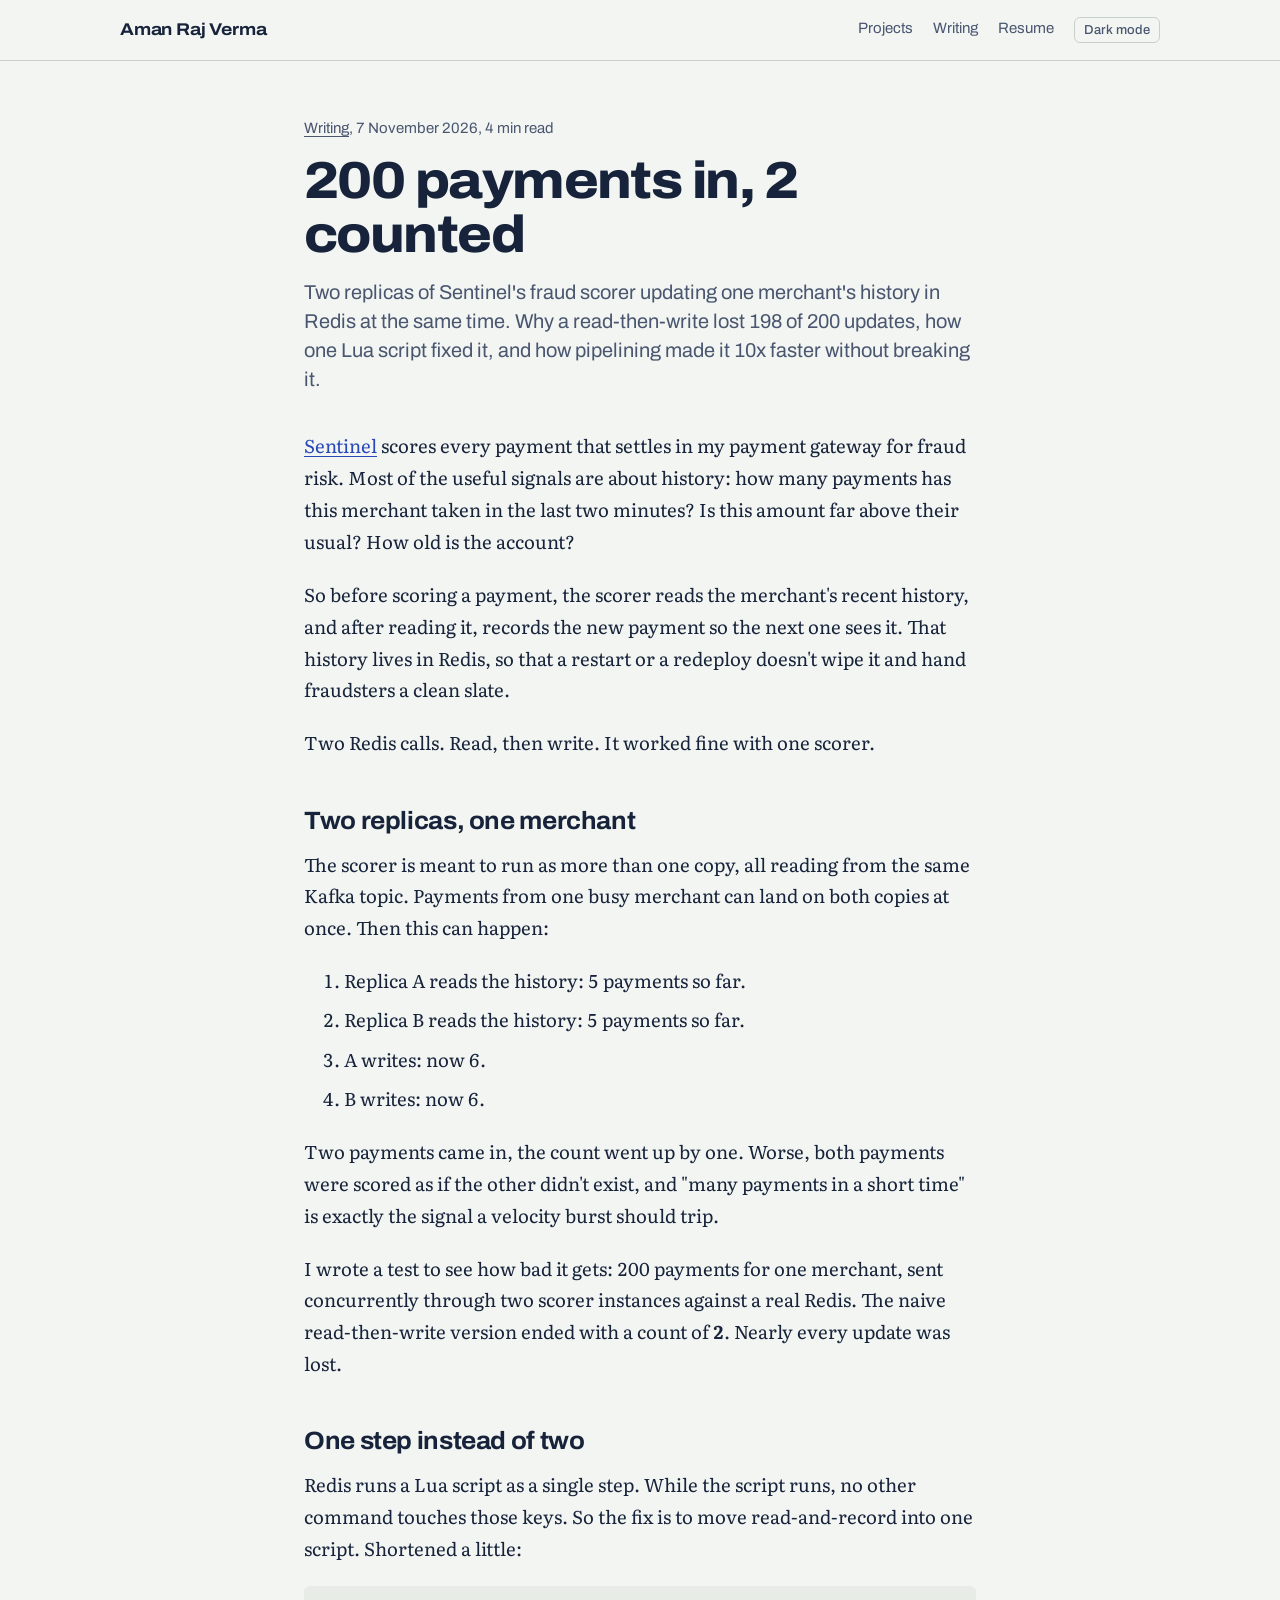
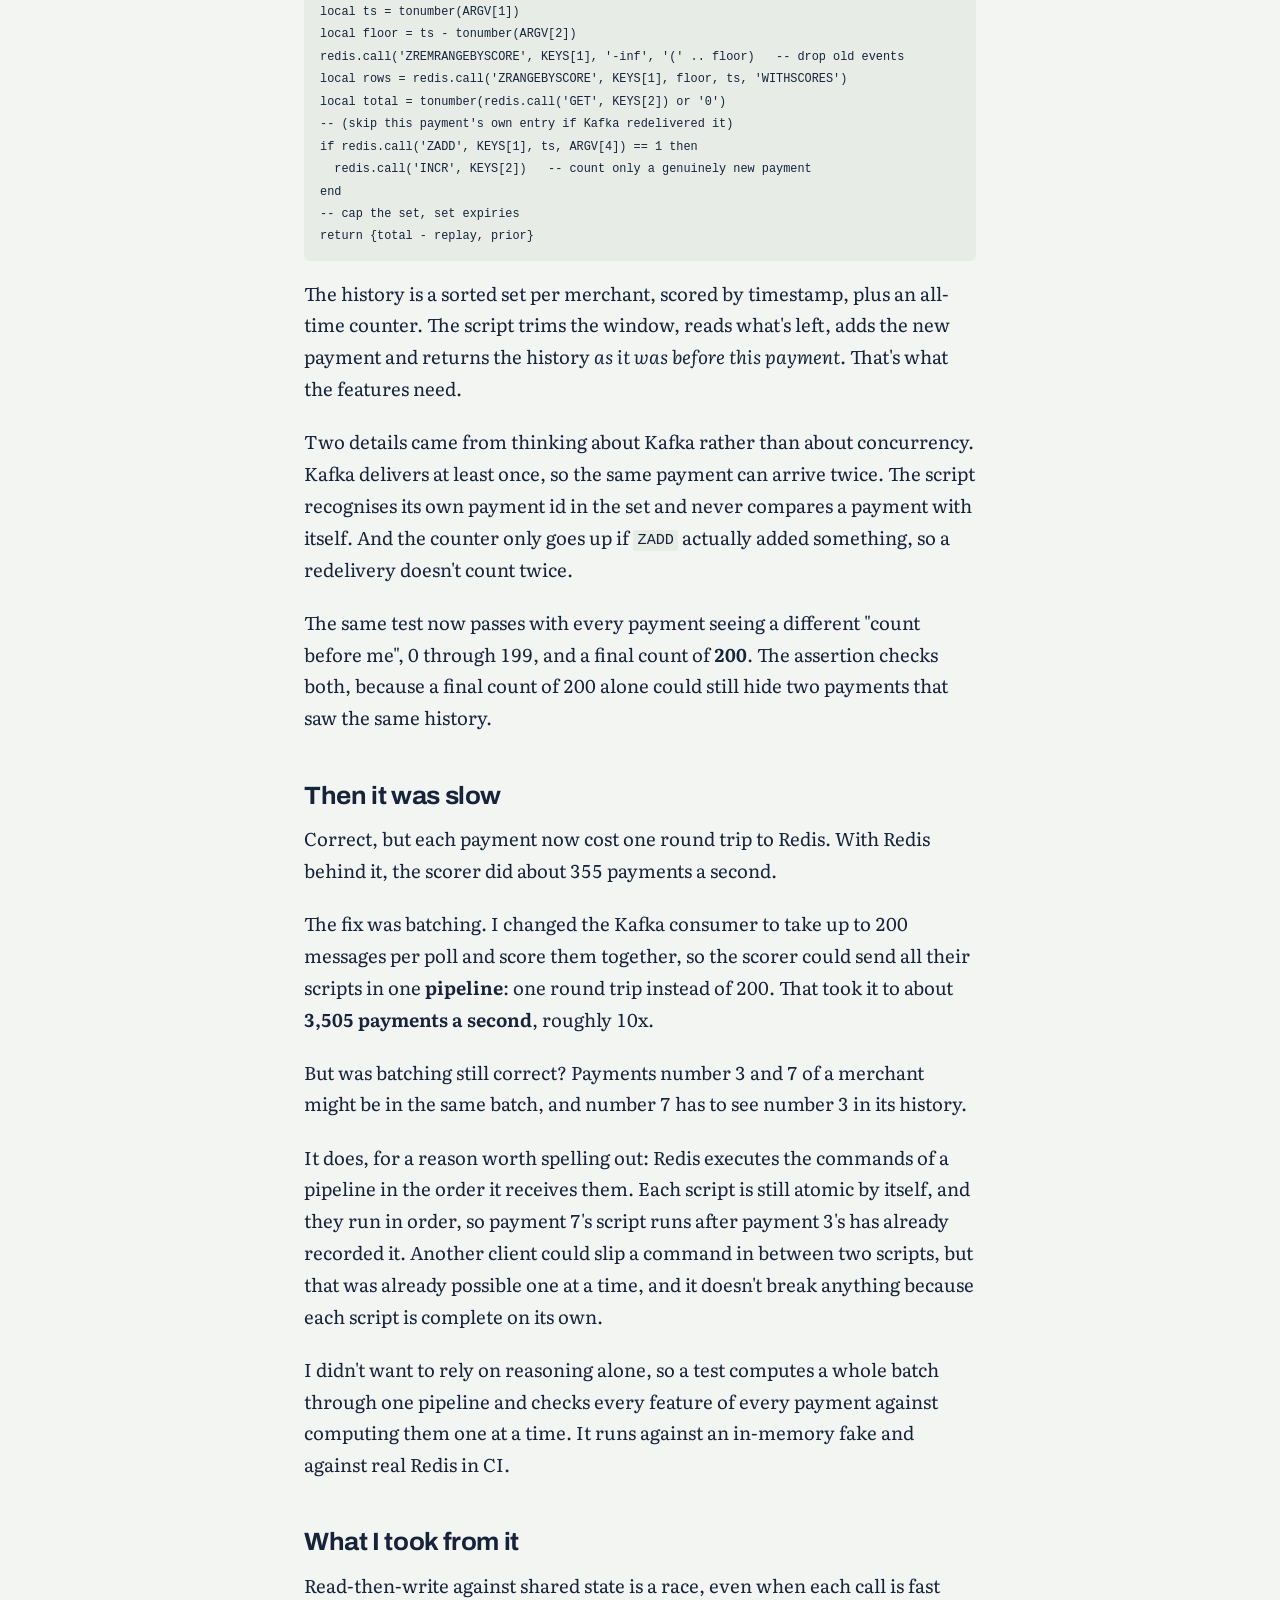
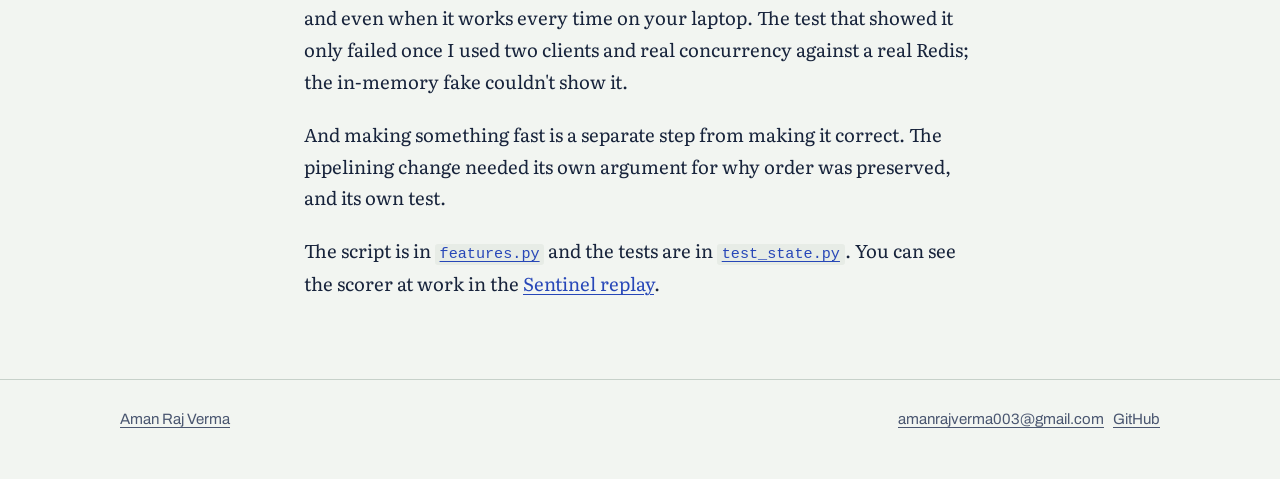
<file: blog/redis-lua-200-payments/index.html>
<!doctype html>
<html lang="en">
<head>
<meta charset="utf-8">
<meta name="viewport" content="width=device-width, initial-scale=1">
<title>200 payments in, 2 counted</title>
<meta name="description" content="Two replicas of Sentinel&#x27;s fraud scorer updating one merchant&#x27;s history in Redis at the same time. Why a read-then-write lost 198 of 200 updates, how one Lua script fixed it, and how pipelining made it 10x faster without breaking it.">
<meta property="og:title" content="200 payments in, 2 counted">
<meta property="og:description" content="Two replicas of Sentinel&#x27;s fraud scorer updating one merchant&#x27;s history in Redis at the same time. Why a read-then-write lost 198 of 200 updates, how one Lua script fixed it, and how pipelining made it 10x faster without breaking it.">
<meta property="og:type" content="article">
<link rel="preconnect" href="https://fonts.googleapis.com">
<link rel="preconnect" href="https://fonts.gstatic.com" crossorigin>
<link href="https://fonts.googleapis.com/css2?family=Archivo:wdth,wght@62..125,400..800&family=Literata:ital,opsz,wght@0,7..72,400..700;1,7..72,400&display=swap" rel="stylesheet">
<link rel="stylesheet" href="../../assets/site.css">
<link rel="stylesheet" href="../../assets/blog.css">
<script src="../../assets/theme.js"></script>
</head>
<body>
<a class="skip" href="#main">Skip to content</a>
<div class="bar">
  <div class="wrap">
    <a class="home" href="../../">Aman Raj Verma</a>
    <nav aria-label="Main">
      <a href="../../#projects">Projects</a>
      <a href="../../blog/">Writing</a>
      <a href="../../resume.pdf">Resume</a>
      <button class="theme-toggle" type="button">Dark mode</button>
    </nav>
  </div>
</div>

<main id="main" class="wrap">
  <article class="post">
    <header>
      <p class="meta"><a href="../">Writing</a>, 7 November 2026, 4 min read</p>
      <h1>200 payments in, 2 counted</h1>
      <p class="standfirst">Two replicas of Sentinel&#x27;s fraud scorer updating one merchant&#x27;s history in Redis at the same time. Why a read-then-write lost 198 of 200 updates, how one Lua script fixed it, and how pipelining made it 10x faster without breaking it.</p>
    </header>
    <div class="prose">
<p><a href="https://github.com/ARV0007/transakt-sentinel">Sentinel</a> scores every payment that settles in my payment gateway for fraud risk. Most of the useful signals are about history: how many payments has this merchant taken in the last two minutes? Is this amount far above their usual? How old is the account?</p>
<p>So before scoring a payment, the scorer reads the merchant's recent history, and after reading it, records the new payment so the next one sees it. That history lives in Redis, so that a restart or a redeploy doesn't wipe it and hand fraudsters a clean slate.</p>
<p>Two Redis calls. Read, then write. It worked fine with one scorer.</p>
<h2>Two replicas, one merchant</h2>
<p>The scorer is meant to run as more than one copy, all reading from the same Kafka topic. Payments from one busy merchant can land on both copies at once. Then this can happen:</p>
<ol>
<li>Replica A reads the history: 5 payments so far.</li>
<li>Replica B reads the history: 5 payments so far.</li>
<li>A writes: now 6.</li>
<li>B writes: now 6.</li>
</ol>
<p>Two payments came in, the count went up by one. Worse, both payments were scored as if the other didn't exist, and "many payments in a short time" is exactly the signal a velocity burst should trip.</p>
<p>I wrote a test to see how bad it gets: 200 payments for one merchant, sent concurrently through two scorer instances against a real Redis. The naive read-then-write version ended with a count of <strong>2</strong>. Nearly every update was lost.</p>
<h2>One step instead of two</h2>
<p>Redis runs a Lua script as a single step. While the script runs, no other command touches those keys. So the fix is to move read-and-record into one script. Shortened a little:</p>
<pre><code class="language-lua">local ts = tonumber(ARGV[1])
local floor = ts - tonumber(ARGV[2])
redis.call('ZREMRANGEBYSCORE', KEYS[1], '-inf', '(' .. floor)   -- drop old events
local rows = redis.call('ZRANGEBYSCORE', KEYS[1], floor, ts, 'WITHSCORES')
local total = tonumber(redis.call('GET', KEYS[2]) or '0')
-- (skip this payment's own entry if Kafka redelivered it)
if redis.call('ZADD', KEYS[1], ts, ARGV[4]) == 1 then
  redis.call('INCR', KEYS[2])   -- count only a genuinely new payment
end
-- cap the set, set expiries
return {total - replay, prior}
</code></pre>
<p>The history is a sorted set per merchant, scored by timestamp, plus an all-time counter. The script trims the window, reads what's left, adds the new payment and returns the history <em>as it was before this payment</em>. That's what the features need.</p>
<p>Two details came from thinking about Kafka rather than about concurrency. Kafka delivers at least once, so the same payment can arrive twice. The script recognises its own payment id in the set and never compares a payment with itself. And the counter only goes up if <code>ZADD</code> actually added something, so a redelivery doesn't count twice.</p>
<p>The same test now passes with every payment seeing a different "count before me", 0 through 199, and a final count of <strong>200</strong>. The assertion checks both, because a final count of 200 alone could still hide two payments that saw the same history.</p>
<h2>Then it was slow</h2>
<p>Correct, but each payment now cost one round trip to Redis. With Redis behind it, the scorer did about 355 payments a second.</p>
<p>The fix was batching. I changed the Kafka consumer to take up to 200 messages per poll and score them together, so the scorer could send all their scripts in one <strong>pipeline</strong>: one round trip instead of 200. That took it to about <strong>3,505 payments a second</strong>, roughly 10x.</p>
<p>But was batching still correct? Payments number 3 and 7 of a merchant might be in the same batch, and number 7 has to see number 3 in its history.</p>
<p>It does, for a reason worth spelling out: Redis executes the commands of a pipeline in the order it receives them. Each script is still atomic by itself, and they run in order, so payment 7's script runs after payment 3's has already recorded it. Another client could slip a command in between two scripts, but that was already possible one at a time, and it doesn't break anything because each script is complete on its own.</p>
<p>I didn't want to rely on reasoning alone, so a test computes a whole batch through one pipeline and checks every feature of every payment against computing them one at a time. It runs against an in-memory fake and against real Redis in CI.</p>
<h2>What I took from it</h2>
<p>Read-then-write against shared state is a race, even when each call is fast and even when it works every time on your laptop. The test that showed it only failed once I used two clients and real concurrency against a real Redis; the in-memory fake couldn't show it.</p>
<p>And making something fast is a separate step from making it correct. The pipelining change needed its own argument for why order was preserved, and its own test.</p>
<p>The script is in <a href="https://github.com/ARV0007/transakt-sentinel/blob/main/services/risk-scorer/app/features.py"><code>features.py</code></a> and the tests are in <a href="https://github.com/ARV0007/transakt-sentinel/blob/main/services/risk-scorer/tests/test_state.py"><code>test_state.py</code></a>. You can see the scorer at work in the <a href="/demos/sentinel/">Sentinel replay</a>.</p>
    </div>
  </article>
</main>

<footer>
  <div class="wrap">
    <span><a href="../../">Aman Raj Verma</a></span>
    <span><a href="mailto:amanrajverma003@gmail.com">amanrajverma003@gmail.com</a>&nbsp;&nbsp; <a href="https://github.com/ARV0007">GitHub</a></span>
  </div>
</footer>
</body>
</html>
</file>
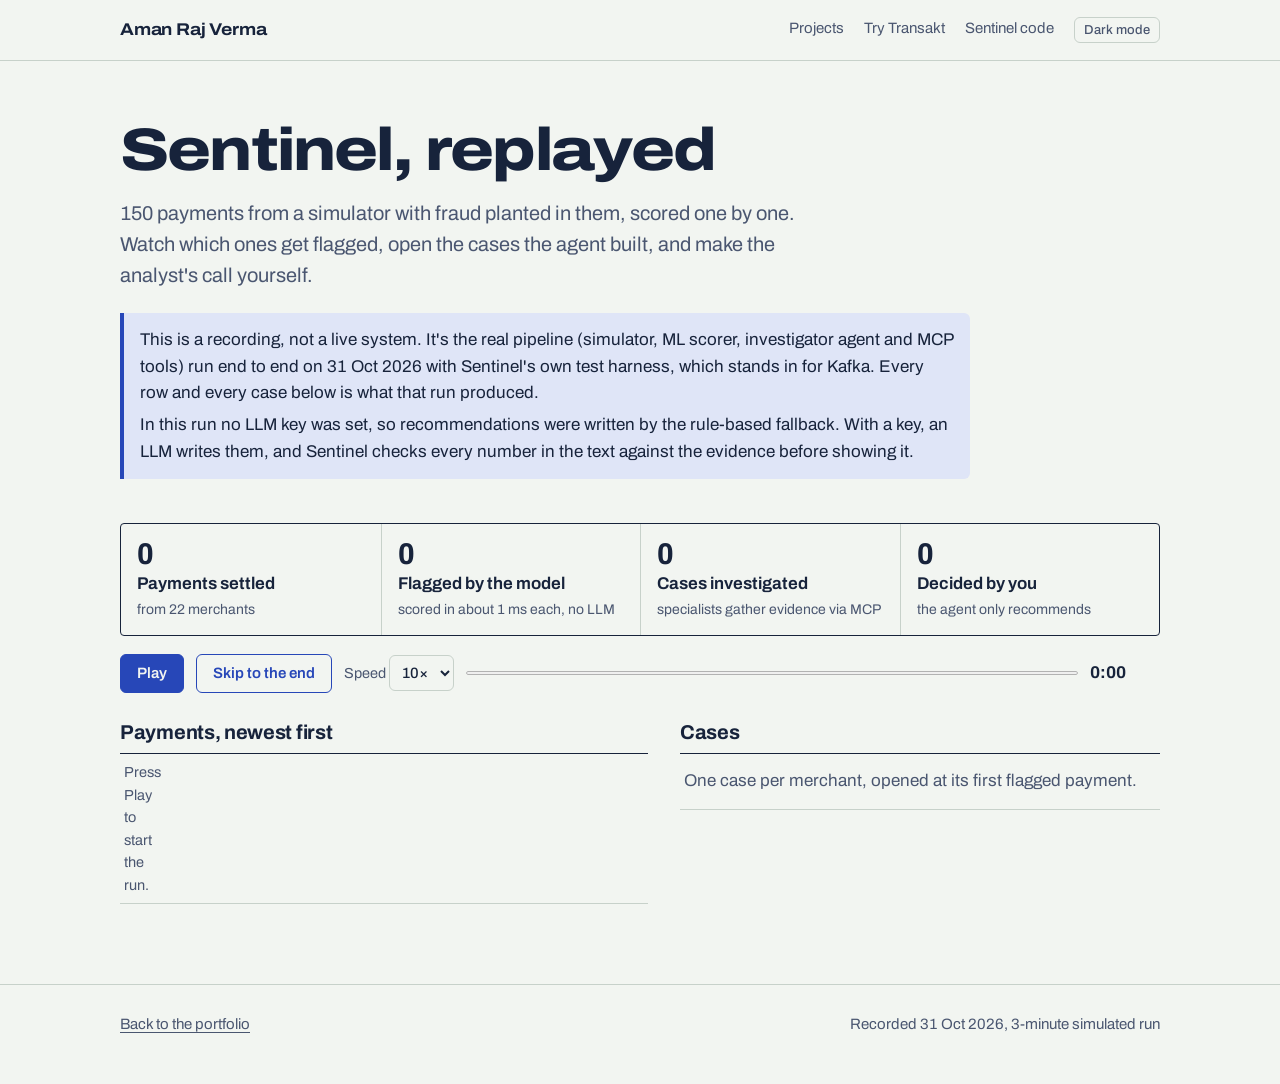
<file: demos/sentinel/index.html>
<!doctype html>
<html lang="en">
<head>
<meta charset="utf-8">
<meta name="viewport" content="width=device-width, initial-scale=1">
<title>Sentinel Replay</title>
<meta name="description" content="A recorded run of Sentinel, the fraud investigator beside Transakt: 150 payments scored, 6 planted fraud incidents caught, 0 false cases.">
<link rel="preconnect" href="https://fonts.googleapis.com">
<link rel="preconnect" href="https://fonts.gstatic.com" crossorigin>
<link href="https://fonts.googleapis.com/css2?family=Archivo:wdth,wght@62..125,400..800&display=swap" rel="stylesheet">
<link rel="stylesheet" href="../../assets/site.css">
<script src="../../assets/theme.js"></script>
<style>
  .intro { padding: 56px 0 8px; }
  .intro h1 { font-size: clamp(36px, 6vw, 60px); font-weight: 800; font-stretch: 118%; letter-spacing: -0.03em; }
  .banner { margin-top: 22px; padding: 14px 16px; border-left: 4px solid var(--stamp); background: var(--stamp-soft); border-radius: 0 6px 6px 0; max-width: 50em; }
  .banner p { margin: 0; } .banner p + p { margin-top: 6px; }

  /* the pipeline: what each part of the system is doing right now */
  .pipe { display: grid; grid-template-columns: repeat(4, minmax(0, 1fr)); gap: 0; margin: 36px 0 0; border: 1.5px solid var(--ink); border-radius: 4px; }
  .pipe > div { padding: 14px 16px; border-left: 1px solid var(--rule); }
  .pipe > div:first-child { border-left: 0; }
  .pipe .n { font-size: 30px; font-weight: 750; font-stretch: 88%; line-height: 1.1; }
  .pipe .k { font-weight: 650; }
  .pipe .d { font-size: 14px; color: var(--ink-2); margin-top: 2px; }
  .pipe .lit { animation: lit 0.9s ease-out; }
  @keyframes lit { from { background: var(--stamp-soft); } to { background: transparent; } }
  @media (max-width: 760px) { .pipe { grid-template-columns: 1fr 1fr; } .pipe > div:nth-child(3) { border-left: 0; } .pipe > div:nth-child(n+3) { border-top: 1px solid var(--rule); } }

  .player { display: flex; align-items: center; gap: 12px; flex-wrap: wrap; margin: 18px 0 0; }
  .player .clock { font-weight: 700; min-width: 7ch; }
  .player progress { flex: 1 1 200px; height: 8px; accent-color: var(--stamp); }
  .player select { font: 500 15px var(--sans); padding: 8px; border-radius: 6px; border: 1.5px solid var(--rule); background: var(--paper); color: var(--ink); }

  .board { display: grid; grid-template-columns: minmax(0, 1.1fr) minmax(0, 1fr); gap: 32px; margin-top: 28px; }
  @media (max-width: 860px) { .board { grid-template-columns: 1fr; } }
  .board h2 { font-size: 20px; font-stretch: 100%; margin-bottom: 10px; }

  .stream { list-style: none; margin: 0; padding: 0; border-top: 1px solid var(--ink); min-height: 120px; }
  .stream li { display: grid; grid-template-columns: 4.5ch 9ch minmax(0, 1fr) 7ch; gap: 10px; align-items: center; padding: 7px 4px; border-bottom: 1px solid var(--rule); font-size: 14.5px; }
  .stream li.flag { background: var(--debit-soft); }
  .stream .t { color: var(--ink-2); }
  .stream .amt { text-align: right; font-weight: 600; }
  .stream .who { overflow: hidden; text-overflow: ellipsis; white-space: nowrap; }
  .stream .who small { color: var(--ink-2); }
  .bar-score { height: 6px; background: var(--paper-2); border-radius: 3px; overflow: hidden; }
  .bar-score i { display: block; height: 100%; background: var(--credit); }
  .flag .bar-score i { background: var(--debit); }
  .empty { color: var(--ink-2); padding: 14px 4px; }

  .cases { list-style: none; margin: 0; padding: 0; border-top: 1px solid var(--ink); }
  .cases li { border-bottom: 1px solid var(--rule); }
  .cases button {
    all: unset; box-sizing: border-box; width: 100%; cursor: pointer; padding: 12px 6px;
    display: grid; grid-template-columns: minmax(0, 1fr) auto; gap: 2px 12px;
  }
  .cases button:hover { background: var(--paper-2); }
  .cases button:focus-visible { outline: 3px solid var(--stamp); outline-offset: -3px; }
  .cases button[aria-expanded="true"] { background: var(--stamp-soft); }
  .cases .name { font-weight: 650; }
  .cases .why { grid-column: 1; color: var(--ink-2); font-size: 14px; }
  .cases .tag { grid-row: 1 / span 2; grid-column: 2; align-self: center; }
  .cases li.new { animation: lit 1.2s ease-out; }

  .detail { margin-top: 32px; border: 1.5px solid var(--ink); border-radius: 4px; padding: 22px 22px 18px; }
  .detail[hidden] { display: none; }
  .detail h2 { font-size: 24px; font-stretch: 108%; }
  .detail .meta { color: var(--ink-2); margin: 6px 0 16px; }
  .analysts { display: grid; grid-template-columns: repeat(auto-fit, minmax(220px, 1fr)); gap: 14px; }
  .analyst { border-top: 3px solid var(--rule); padding-top: 10px; }
  .analyst.sig { border-top-color: var(--debit); }
  .analyst h3 { font-size: 16px; }
  .analyst p { margin: 6px 0; font-size: 15px; }
  .analyst .tools { font-size: 13.5px; color: var(--ink-2); }
  .rec { margin-top: 18px; padding: 14px 16px; background: var(--paper-2); border-radius: 6px; }
  .rec p { margin: 6px 0 0; }
  .decide { display: flex; gap: 10px; flex-wrap: wrap; align-items: center; margin-top: 16px; }

  table.grade { border-collapse: collapse; width: 100%; max-width: 760px; margin-top: 8px; font-size: 15.5px; }
  table.grade th, table.grade td { text-align: left; padding: 9px 10px; border-bottom: 1px solid var(--rule); vertical-align: top; }
  table.grade th { font-weight: 600; color: var(--ink-2); width: 46%; }
  table.grade td { font-weight: 650; }
  table.grade.incidents th, table.grade.incidents td { width: auto; font-weight: 500; }
  table.grade.incidents thead th { font-weight: 600; }
</style>
</head>
<body>
<a class="skip" href="#main">Skip to content</a>
<div class="bar">
  <div class="wrap">
    <a class="home" href="../../">Aman Raj Verma</a>
    <nav aria-label="Main">
      <a href="../../#projects">Projects</a>
      <a href="../transakt/">Try Transakt</a>
      <a href="https://github.com/ARV0007/transakt-sentinel">Sentinel code</a>
      <button class="theme-toggle" type="button">Dark mode</button>
    </nav>
  </div>
</div>

<main id="main" class="wrap">
  <div class="intro">
    <h1>Sentinel, replayed</h1>
    <p class="lede">150 payments from a simulator with fraud planted in them, scored one by one. Watch which ones get flagged, open the cases the agent built, and make the analyst's call yourself.</p>
    <div class="banner">
      <p>This is a recording, not a live system. It's the real pipeline (simulator, ML scorer, investigator agent and MCP tools) run end to end on 31 Oct 2026 with Sentinel's own test harness, which stands in for Kafka. Every row and every case below is what that run produced.</p>
      <p>In this run no LLM key was set, so recommendations were written by the rule-based fallback. With a key, an LLM writes them, and Sentinel checks every number in the text against the evidence before showing it.</p>
    </div>
  </div>

  <div class="pipe" aria-live="polite">
    <div id="p-sent"><div class="n">0</div><div class="k">Payments settled</div><div class="d">from 22 merchants</div></div>
    <div id="p-flag"><div class="n">0</div><div class="k">Flagged by the model</div><div class="d">scored in about 1 ms each, no LLM</div></div>
    <div id="p-case"><div class="n">0</div><div class="k">Cases investigated</div><div class="d">specialists gather evidence via MCP</div></div>
    <div id="p-human"><div class="n">0</div><div class="k">Decided by you</div><div class="d">the agent only recommends</div></div>
  </div>

  <div class="player">
    <button class="btn solid" id="play" type="button">Play</button>
    <button class="btn" id="skip" type="button">Skip to the end</button>
    <label class="note">Speed
      <select id="speed">
        <option value="5">5×</option>
        <option value="10" selected>10×</option>
        <option value="25">25×</option>
      </select>
    </label>
    <progress id="progress" max="1" value="0" aria-label="Replay progress"></progress>
    <span class="clock" id="clock">0:00</span>
  </div>

  <div class="board">
    <div>
      <h2>Payments, newest first</h2>
      <ul class="stream" id="stream"><li class="empty">Press Play to start the run.</li></ul>
    </div>
    <div>
      <h2>Cases</h2>
      <ul class="cases" id="cases"><li class="empty">One case per merchant, opened at its first flagged payment.</li></ul>
    </div>
  </div>

  <section class="detail" id="detail" hidden aria-live="polite"></section>

  <section id="grade" aria-labelledby="grade-title" hidden>
    <h2 id="grade-title">How the run was graded</h2>
    <p class="sub">The simulator kept an answer key: which payments it planted, as part of which incident. <a href="https://github.com/ARV0007/transakt-sentinel/blob/main/eval/evaluate.py">eval/evaluate.py</a> compared the system's output against it.</p>
    <table class="grade" id="grade-table"></table>
    <h3 style="margin-top:28px">Each planted incident</h3>
    <table class="grade incidents" id="incident-table"></table>
    <p class="note" style="margin-top:14px">Missed payments are all from the velocity bursts: the first few of a burst look normal until the pace gives them away. The incident still gets a case either way. A longer run with Kafka on Docker scored precision 0.947; this shorter one happened to have no false flags at all.</p>
  </section>
</main>

<footer>
  <div class="wrap">
    <span><a href="../../">Back to the portfolio</a></span>
    <span>Recorded 31 Oct 2026, 3-minute simulated run</span>
  </div>
</footer>

<script>
(function () {
  "use strict";
  var NAMES = {
    velocity_analyst: { title: "Velocity analyst", tools: "merchant_activity (30 min), merchant_activity (24 h)" },
    amount_analyst: { title: "Amount analyst", tools: "merchant_amount_profile (24 h)" },
    merchant_profile_analyst: { title: "Merchant profile analyst", tools: "get_merchant, merchant_activity (24 h)" }
  };
  var REASONS = {
    VELOCITY: "many payments in a short time",
    NEW_MERCHANT_HIGH_VALUE: "new account, large amounts",
    AMOUNT_SPIKE: "far above its usual amount",
    EXTERNAL_REQUEST: "also asked about by another agent over A2A"
  };
  var TRUTH = { normal: "normal", velocity_burst: "planted: burst", new_merchant_blitz: "planted: new-account blitz", amount_spike: "planted: amount spike" };

  var data, i = 0, c = 0, t = 0, playing = false, last = 0, decided = 0, flagged = 0;
  var $ = function (id) { return document.getElementById(id); };
  var reduce = window.matchMedia && matchMedia("(prefers-reduced-motion: reduce)").matches;

  function el(tag, cls, text) { var e = document.createElement(tag); if (cls) e.className = cls; if (text != null) e.textContent = text; return e; }
  function rupees(paise) { return "₹" + Math.round(paise / 100).toLocaleString("en-IN"); }
  function clock(s) { s = Math.max(0, Math.round(s)); return Math.floor(s / 60) + ":" + String(s % 60).padStart(2, "0"); }
  function pulse(id, n) {
    var box = $(id); box.querySelector(".n").textContent = n;
    if (reduce) return;
    box.classList.remove("lit"); void box.offsetWidth; box.classList.add("lit");
  }
  function merchantLabel(m) {
    var cs = data.cases.filter(function (x) { return x.m === m; })[0];
    return cs && cs.name ? cs.name.replace(/ [0-9a-f]{8}$/, "") : "Merchant " + m;
  }

  function addPayment(p) {
    var list = $("stream");
    var empty = list.querySelector(".empty"); if (empty) empty.remove();
    var li = el("li", p.flag ? "flag" : "");
    li.appendChild(el("span", "t", clock(p.t)));
    li.appendChild(el("span", "amt", rupees(p.amt)));
    var who = el("span", "who");
    who.appendChild(document.createTextNode(merchantLabel(p.m) + " "));
    who.appendChild(el("small", null, (p.flag ? "flagged " + p.score.toFixed(2) : "ok " + p.score.toFixed(2)) + ", " + TRUTH[p.truth]));
    li.appendChild(who);
    var bar = el("span", "bar-score"); var fill = el("i"); fill.style.width = Math.max(2, p.score * 100) + "%"; bar.appendChild(fill);
    bar.setAttribute("aria-label", "risk score " + p.score.toFixed(2));
    li.appendChild(bar);
    list.insertBefore(li, list.firstChild);
    while (list.children.length > 14) list.removeChild(list.lastChild);
    pulse("p-sent", i + 1);
    if (p.flag) { flagged++; pulse("p-flag", flagged); }
  }

  function addCase(k) {
    var list = $("cases");
    var empty = list.querySelector(".empty"); if (empty) empty.remove();
    var li = el("li", reduce ? "" : "new");
    var b = el("button"); b.type = "button"; b.setAttribute("aria-expanded", "false"); b.dataset.id = k.id;
    b.appendChild(el("span", "name", (k.name || k.m).replace(/ [0-9a-f]{8}$/, "")));
    b.appendChild(el("span", "why", k.reasons.map(function (r) { return REASONS[r] || r; }).join("; ")));
    var tg = el("span", "tag hold", k.decision ? (k.decision === "CONFIRM_FRAUD" ? "Confirmed" : "Dismissed") : "Hold payout");
    tg.id = "tag-" + k.id;
    b.appendChild(tg);
    b.addEventListener("click", function () { openCase(k, b); });
    li.appendChild(b);
    list.appendChild(li);
    pulse("p-case", c + 1);
  }

  function openCase(k, btn) {
    document.querySelectorAll(".cases button").forEach(function (x) { x.setAttribute("aria-expanded", "false"); });
    btn.setAttribute("aria-expanded", "true");
    var d = $("detail"); d.textContent = ""; d.hidden = false;
    d.appendChild(el("h2", null, (k.name || k.m).replace(/ [0-9a-f]{8}$/, "")));
    d.appendChild(el("p", "meta", "Opened at " + clock(k.t) + " by a " + rupees(k.trigger.amt) + " payment scored " + k.score.toFixed(3) +
      ". " + k.payments + " flagged payments from this merchant were attached to the case by the end of the run."));
    var grid = el("div", "analysts");
    Object.keys(NAMES).forEach(function (key) {
      var f = k.findings[key];
      if (!f) return;
      var a = el("div", "analyst" + (f.signal ? " sig" : ""));
      a.appendChild(el("h3", null, NAMES[key].title + (f.signal ? ": fraud signal" : ": nothing unusual")));
      a.appendChild(el("p", null, f.summary.charAt(0).toUpperCase() + f.summary.slice(1) + "."));
      a.appendChild(el("p", "tools", "MCP tools called: " + NAMES[key].tools));
      grid.appendChild(a);
    });
    var skipped = Object.keys(NAMES).filter(function (key) { return !k.findings[key]; });
    d.appendChild(grid);
    if (skipped.length) d.appendChild(el("p", "note", "The supervisor didn't send the " + skipped.map(function (s) { return NAMES[s].title.toLowerCase(); }).join(" or ") + ": the flag's reasons didn't call for it."));
    var rec = el("div", "rec");
    var head = el("p"); head.style.margin = "0";
    var strong = el("strong", null, "Recommendation: hold the payout"); head.appendChild(strong);
    head.appendChild(document.createTextNode(", confidence " + k.rec.confidence + ". Written by " + (k.rec.source === "rules" ? "the rule-based fallback" : "the LLM") + "; " + (k.rec.grounded ? "every number checked against the evidence." : "some numbers could not be checked.")));
    rec.appendChild(head);
    rec.appendChild(el("p", null, k.rec.rationale));
    d.appendChild(rec);
    var dec = el("div", "decide");
    if (k.decision) {
      dec.appendChild(el("p", null, "You marked this " + (k.decision === "CONFIRM_FRAUD" ? "confirmed fraud" : "dismissed") + ". In the real system that decision is saved as a training label for the next retrain."));
    } else {
      [["Confirm fraud", "CONFIRM_FRAUD", "solid"], ["Dismiss", "DISMISS", ""]].forEach(function (o) {
        var b = el("button", "btn " + o[2], o[0]); b.type = "button";
        b.addEventListener("click", function () {
          k.decision = o[1]; decided++; pulse("p-human", decided);
          var tg = $("tag-" + k.id);
          tg.textContent = o[1] === "CONFIRM_FRAUD" ? "Confirmed" : "Dismissed";
          tg.className = "tag " + (o[1] === "CONFIRM_FRAUD" ? "hold" : "ok");
          openCase(k, btn);
        });
        dec.appendChild(b);
      });
      dec.appendChild(el("span", "note", "Only this page changes; the recording stays as it was. For the record, this merchant's payments were " + TRUTH[k.truth].replace("planted: ", "planted fraud (") + (k.truth === "normal" ? "." : ").")));
    }
    d.appendChild(dec);
    if (!reduce) d.scrollIntoView({ behavior: "smooth", block: "nearest" });
  }

  function step(now) {
    if (!playing) return;
    var dt = last ? (now - last) / 1000 : 0; last = now;
    t += dt * Number($("speed").value);
    advanceTo(t);
    if (i >= data.payments.length) { finish(); return; }
    requestAnimationFrame(step);
  }

  function advanceTo(time) {
    while (i < data.payments.length && data.payments[i].t <= time) { addPayment(data.payments[i]); i++; }
    while (c < data.cases.length && data.cases[c].t <= time) { addCase(data.cases[c]); c++; }
    var end = data.payments[data.payments.length - 1].t;
    $("progress").value = Math.min(1, time / end);
    $("clock").textContent = clock(Math.min(time, end));
  }

  function finish() {
    playing = false;
    $("play").textContent = "Replay from the start";
    $("skip").disabled = true;
    showGrade();
  }

  function showGrade() {
    var e = data.eval, pl = e.payment_level, il = e.incident_level;
    var rows = [
      ["Planted fraud incidents with a case", il.detected + " of " + il.incidents],
      ["Of those, recommended to hold the payout", il.recommended_hold + " of " + il.incidents],
      ["Cases opened on honest merchants", String(e.false_alarms.cases_on_normal_merchants)],
      ["Planted fraudulent payments flagged (recall)", pl.tp + " of " + (pl.tp + pl.fn) + " (" + Math.round(pl.recall * 100) + "%)"],
      ["Flags that were really fraud (precision)", pl.tp + " of " + (pl.tp + pl.fp) + " (" + Math.round(pl.precision * 100) + "%)"],
      ["Payments that reached the investigation step", e.cost.cases + " cases for " + e.payments + " payments (" + e.cost.llm_share_of_payments_pct + "%)"]
    ];
    var gt = $("grade-table"); gt.textContent = "";
    rows.forEach(function (r) { var tr = el("tr"); tr.appendChild(el("th", null, r[0])); tr.appendChild(el("td", null, r[1])); gt.appendChild(tr); });
    var it = $("incident-table"); it.textContent = "";
    var hd = el("thead"), hr = el("tr");
    ["Pattern", "Merchant", "Payments flagged", "Case"].forEach(function (h) { hr.appendChild(el("th", null, h)); });
    hd.appendChild(hr); it.appendChild(hd);
    var tb = el("tbody");
    il.rows.forEach(function (r) {
      var tr = el("tr");
      tr.appendChild(el("td", null, TRUTH[r.incident].replace("planted: ", "")));
      tr.appendChild(el("td", null, merchantLabel(r.merchant)));
      tr.appendChild(el("td", null, r.flagged + " of " + r.payments));
      tr.appendChild(el("td", null, r.case ? "Yes, hold payout" : "No"));
      tb.appendChild(tr);
    });
    it.appendChild(tb);
    $("grade").hidden = false;
  }

  function reset() {
    i = 0; c = 0; t = 0; flagged = 0; decided = 0;
    $("stream").textContent = ""; $("cases").textContent = "";
    $("detail").hidden = true; $("grade").hidden = true; $("skip").disabled = false;
    ["p-sent", "p-flag", "p-case", "p-human"].forEach(function (id) { $(id).querySelector(".n").textContent = "0"; });
    data.cases.forEach(function (k) { delete k.decision; });
  }

  $("play").addEventListener("click", function () {
    if (!data) return;
    if (i >= data.payments.length) reset();
    playing = !playing;
    $("play").textContent = playing ? "Pause" : "Play";
    last = 0;
    if (playing) requestAnimationFrame(step);
  });
  $("skip").addEventListener("click", function () {
    if (!data) return;
    playing = false;
    t = data.payments[data.payments.length - 1].t + 1;
    advanceTo(t);
    finish();
  });

  fetch("replay.json").then(function (r) { return r.json(); }).then(function (d) {
    data = d;
  }).catch(function () {
    $("stream").innerHTML = "";
    $("stream").appendChild(el("li", "empty", "The recording didn't load. Refresh the page to try again."));
  });
})();
</script>
</body>
</html>
</file>
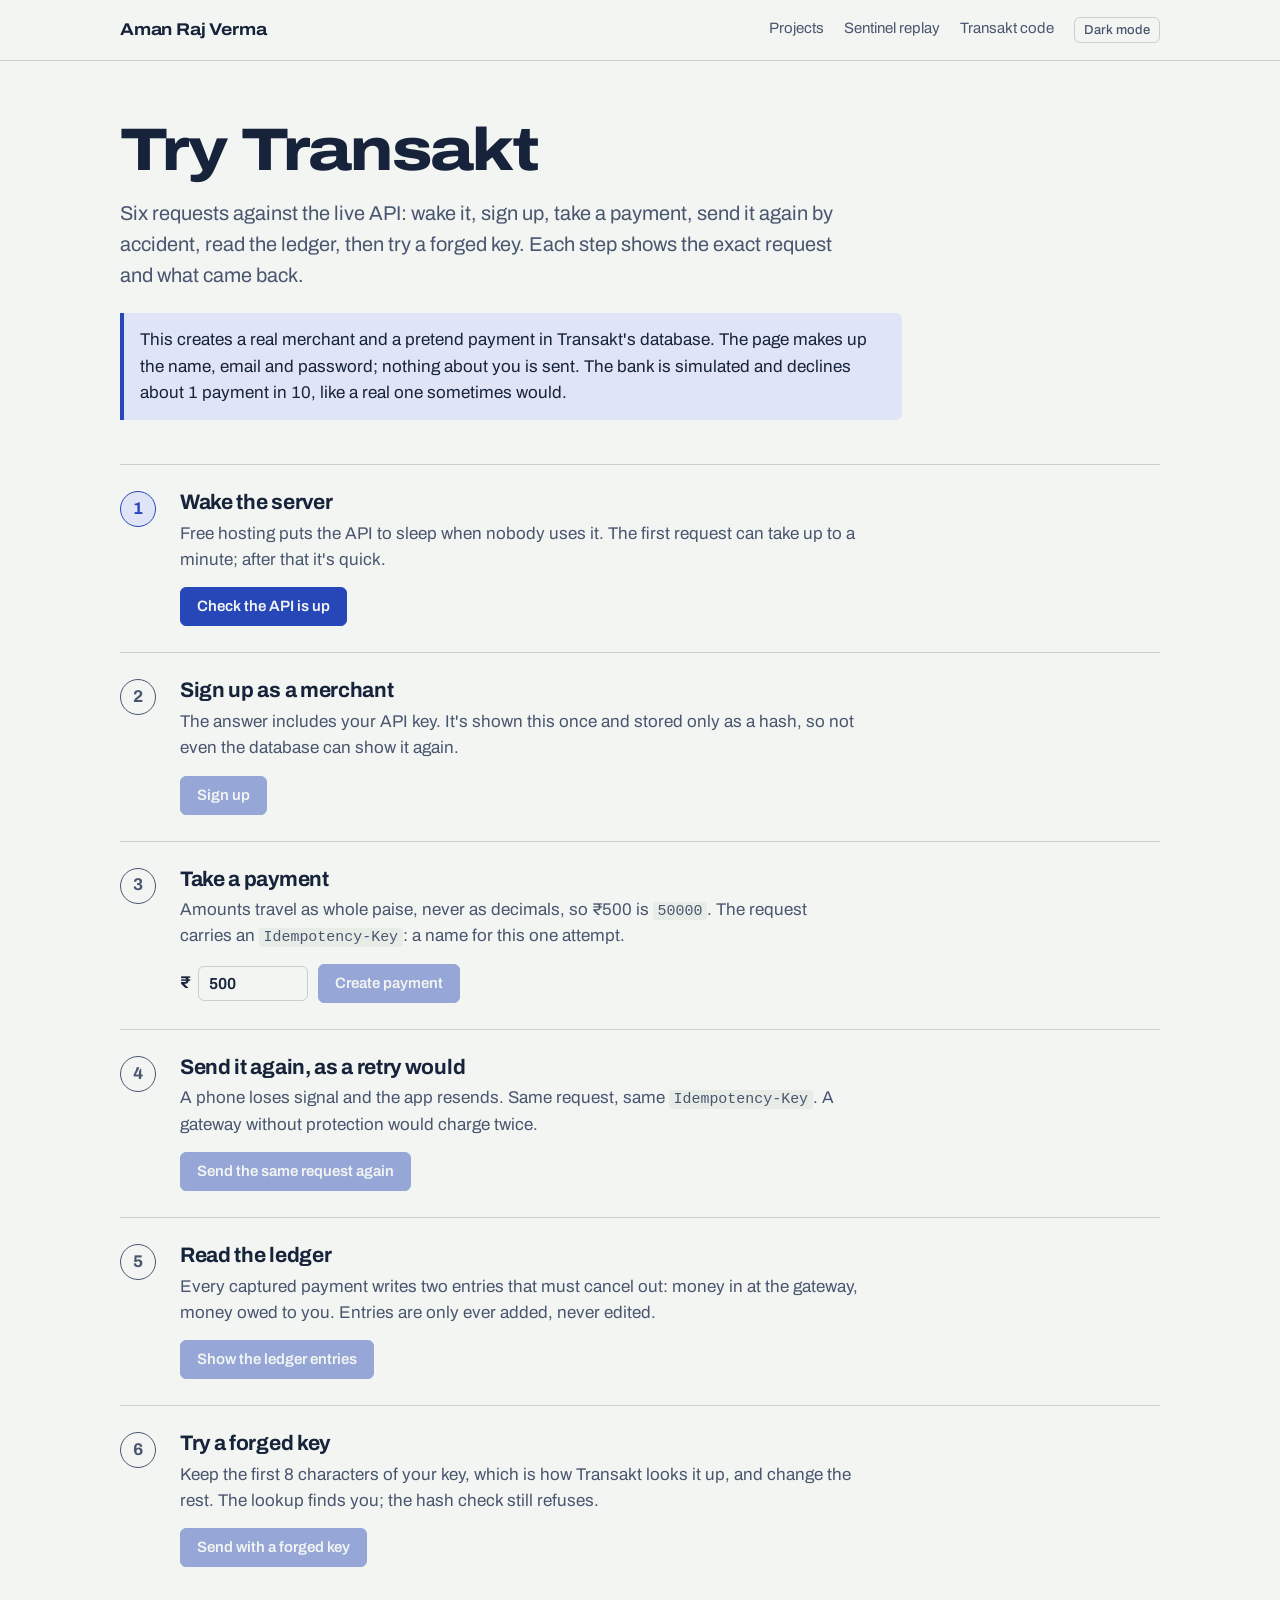
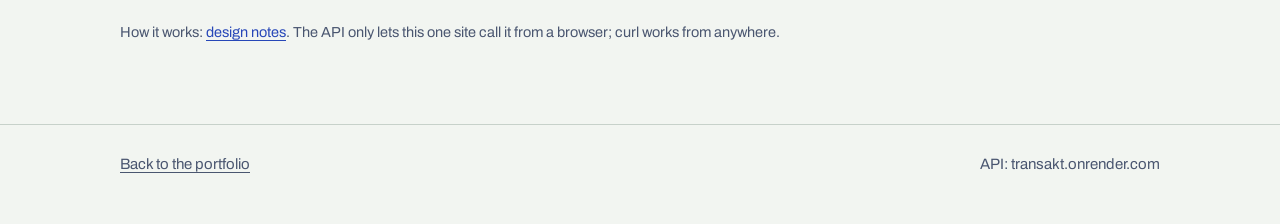
<file: demos/transakt/index.html>
<!doctype html>
<html lang="en">
<head>
<meta charset="utf-8">
<meta name="viewport" content="width=device-width, initial-scale=1">
<title>Try Transakt</title>
<meta name="description" content="Sign up, take a payment, retry it safely and read the ledger, against the live Transakt API.">
<link rel="preconnect" href="https://fonts.googleapis.com">
<link rel="preconnect" href="https://fonts.gstatic.com" crossorigin>
<link href="https://fonts.googleapis.com/css2?family=Archivo:wdth,wght@62..125,400..800&display=swap" rel="stylesheet">
<link rel="stylesheet" href="../../assets/site.css">
<script src="../../assets/theme.js"></script>
<style>
  .intro { padding: 56px 0 8px; }
  .intro h1 { font-size: clamp(36px, 6vw, 60px); font-weight: 800; font-stretch: 118%; letter-spacing: -0.03em; }
  .steps { list-style: none; margin: 36px 0 0; padding: 0; counter-reset: step; }
  .step { counter-increment: step; display: grid; grid-template-columns: 44px minmax(0, 1fr); gap: 0 16px; padding: 26px 0; border-top: 1px solid var(--rule); }
  .step::before {
    content: counter(step); width: 36px; height: 36px; border-radius: 50%;
    border: 1.5px solid var(--ink-2); color: var(--ink-2); display: grid; place-items: center; font-weight: 700;
  }
  .step.done::before { content: "✓"; border-color: var(--credit); color: var(--credit); }
  .step.active::before { border-color: var(--stamp); color: var(--stamp); background: var(--stamp-soft); }
  .step h2 { font-size: 21px; font-stretch: 100%; }
  .step p { margin: 6px 0 0; max-width: 40em; color: var(--ink-2); }
  .step .act { margin-top: 14px; display: flex; gap: 10px; flex-wrap: wrap; align-items: center; }
  .result { margin-top: 14px; display: none; }
  .result.shown { display: block; }
  .verdict { font-weight: 650; margin: 0 0 10px; color: var(--ink); }
  .verdict.good { color: var(--credit); }
  .verdict.bad { color: var(--debit); }
  .exchange { border: 1px solid var(--rule); border-radius: 6px; overflow: hidden; }
  .exchange .req { background: var(--paper-2); padding: 10px 14px; font-size: 14px; }
  .exchange .req b { font-weight: 700; }
  .exchange .req .h { color: var(--ink-2); display: block; overflow-wrap: anywhere; }
  .exchange pre { margin: 0; border-radius: 0; max-height: 280px; background: var(--paper); border-top: 1px solid var(--rule); }
  .status { font-weight: 700; }
  .status.s2 { color: var(--credit); } .status.s4, .status.s5 { color: var(--debit); }
  table.ledger { border-collapse: collapse; margin-top: 12px; width: 100%; max-width: 560px; font-size: 15px; }
  table.ledger th, table.ledger td { text-align: left; padding: 7px 10px; border-bottom: 1px solid var(--rule); }
  table.ledger td.amt, table.ledger th.amt { text-align: right; }
  table.ledger tfoot td { font-weight: 700; border-bottom: 0; }
  label.amount { display: inline-flex; align-items: center; gap: 8px; font-weight: 600; }
  label.amount input { font: 600 16px var(--sans); width: 110px; padding: 8px 10px; border: 1.5px solid var(--rule); border-radius: 6px; background: var(--paper); color: var(--ink); }
  .banner { margin-top: 22px; padding: 14px 16px; border-left: 4px solid var(--stamp); background: var(--stamp-soft); border-radius: 0 6px 6px 0; max-width: 46em; }
  .banner.err { border-color: var(--debit); background: var(--debit-soft); }
  .banner p { margin: 0; }
  .banner p + p { margin-top: 6px; }
</style>
</head>
<body>
<a class="skip" href="#main">Skip to content</a>
<div class="bar">
  <div class="wrap">
    <a class="home" href="../../">Aman Raj Verma</a>
    <nav aria-label="Main">
      <a href="../../#projects">Projects</a>
      <a href="../sentinel/">Sentinel replay</a>
      <a href="https://github.com/ARV0007/transakt">Transakt code</a>
      <button class="theme-toggle" type="button">Dark mode</button>
    </nav>
  </div>
</div>

<main id="main" class="wrap">
  <div class="intro">
    <h1>Try Transakt</h1>
    <p class="lede">Six requests against the live API: wake it, sign up, take a payment, send it again by accident, read the ledger, then try a forged key. Each step shows the exact request and what came back.</p>
    <div class="banner">
      <p>This creates a real merchant and a pretend payment in Transakt's database. The page makes up the name, email and password; nothing about you is sent. The bank is simulated and declines about 1 payment in 10, like a real one sometimes would.</p>
    </div>
    <div class="banner err" id="unreachable" hidden>
      <p><b>The browser couldn't reach the API.</b> It runs on a free plan and may still be starting, or redeploying. Wait a minute and press the button again.</p>
      <p>You can always run the same steps from a terminal; the commands are in the <a href="https://github.com/ARV0007/transakt#try-it">README</a>.</p>
    </div>
  </div>

  <ol class="steps">
    <li class="step active" id="s1">
      <div>
        <h2>Wake the server</h2>
        <p>Free hosting puts the API to sleep when nobody uses it. The first request can take up to a minute; after that it's quick.</p>
        <div class="act"><button class="btn solid" data-run="wake">Check the API is up</button><span class="note" data-wait></span></div>
        <div class="result"></div>
      </div>
    </li>
    <li class="step" id="s2">
      <div>
        <h2>Sign up as a merchant</h2>
        <p>The answer includes your API key. It's shown this once and stored only as a hash, so not even the database can show it again.</p>
        <div class="act"><button class="btn solid" data-run="signup" disabled>Sign up</button></div>
        <div class="result"></div>
      </div>
    </li>
    <li class="step" id="s3">
      <div>
        <h2>Take a payment</h2>
        <p>Amounts travel as whole paise, never as decimals, so ₹500 is <code>50000</code>. The request carries an <code>Idempotency-Key</code>: a name for this one attempt.</p>
        <div class="act">
          <label class="amount">₹ <input id="rupees" type="number" min="1" max="100000" step="1" value="500" inputmode="numeric" aria-label="Amount in rupees"></label>
          <button class="btn solid" data-run="pay" disabled>Create payment</button>
        </div>
        <div class="result"></div>
      </div>
    </li>
    <li class="step" id="s4">
      <div>
        <h2>Send it again, as a retry would</h2>
        <p>A phone loses signal and the app resends. Same request, same <code>Idempotency-Key</code>. A gateway without protection would charge twice.</p>
        <div class="act"><button class="btn solid" data-run="retry" disabled>Send the same request again</button></div>
        <div class="result"></div>
      </div>
    </li>
    <li class="step" id="s5">
      <div>
        <h2>Read the ledger</h2>
        <p>Every captured payment writes two entries that must cancel out: money in at the gateway, money owed to you. Entries are only ever added, never edited.</p>
        <div class="act"><button class="btn solid" data-run="ledger" disabled>Show the ledger entries</button></div>
        <div class="result"></div>
      </div>
    </li>
    <li class="step" id="s6">
      <div>
        <h2>Try a forged key</h2>
        <p>Keep the first 8 characters of your key, which is how Transakt looks it up, and change the rest. The lookup finds you; the hash check still refuses.</p>
        <div class="act"><button class="btn solid" data-run="forge" disabled>Send with a forged key</button></div>
        <div class="result"></div>
      </div>
    </li>
  </ol>

  <p class="note" style="margin-top:28px">How it works: <a href="https://github.com/ARV0007/transakt/blob/main/docs/notes.md">design notes</a>. The API only lets this one site call it from a browser; curl works from anywhere.</p>
</main>

<footer>
  <div class="wrap">
    <span><a href="../../">Back to the portfolio</a></span>
    <span>API: transakt.onrender.com</span>
  </div>
</footer>

<script>
(function () {
  "use strict";
  var API = "https://transakt.onrender.com/api/v1";
  var state = { apiKey: null, merchantId: null, idemKey: null, payment: null };

  function rand(n) {
    var a = new Uint8Array(n); crypto.getRandomValues(a);
    return Array.from(a, function (b) { return b.toString(16).padStart(2, "0"); }).join("");
  }
  function rupees(paise) { return "₹" + (paise / 100).toLocaleString("en-IN", { minimumFractionDigits: 2, maximumFractionDigits: 2 }); }
  function el(tag, attrs, text) {
    var e = document.createElement(tag);
    if (attrs) Object.keys(attrs).forEach(function (k) { e.setAttribute(k, attrs[k]); });
    if (text != null) e.textContent = text;
    return e;
  }

  async function call(method, path, headers, body) {
    var opts = { method: method, headers: Object.assign({}, headers || {}) };
    if (body !== undefined) { opts.headers["Content-Type"] = "application/json"; opts.body = JSON.stringify(body); }
    var started = performance.now();
    var res;
    try {
      res = await fetch(API + path, opts);
    } catch (e) {
      document.getElementById("unreachable").hidden = false;
      throw e;
    }
    document.getElementById("unreachable").hidden = true;
    var text = await res.text();
    var json = null;
    try { json = text ? JSON.parse(text) : null; } catch (e) {}
    return { method: method, path: path, headers: opts.headers, body: body, status: res.status,
             ms: Math.round(performance.now() - started), json: json, text: text,
             retryAfter: res.headers.get("Retry-After") };
  }

  function exchange(r) {
    var box = el("div", { class: "exchange" });
    var req = el("div", { class: "req" });
    var line = el("span");
    line.appendChild(el("b", null, r.method + " "));
    line.appendChild(document.createTextNode("/api/v1" + r.path + "  "));
    var st = el("span", { class: "status s" + String(r.status)[0] }, "→ " + r.status);
    line.appendChild(st);
    line.appendChild(document.createTextNode("  in " + r.ms + " ms"));
    req.appendChild(line);
    Object.keys(r.headers).forEach(function (h) {
      if (h === "Content-Type") return;
      req.appendChild(el("span", { class: "h" }, h + ": " + r.headers[h]));
    });
    if (r.body !== undefined) req.appendChild(el("span", { class: "h" }, JSON.stringify(r.body)));
    box.appendChild(req);
    box.appendChild(el("pre", null, r.json ? JSON.stringify(r.json, null, 2) : (r.text || "(empty body)")));
    return box;
  }

  function show(stepId, verdict, good, r, extra) {
    var step = document.getElementById(stepId);
    var out = step.querySelector(".result");
    out.textContent = "";
    out.appendChild(el("p", { class: "verdict " + (good ? "good" : "bad") }, verdict));
    if (extra) out.appendChild(extra);
    if (r) out.appendChild(exchange(r));
    out.classList.add("shown");
  }

  function advance(fromId, toId) {
    var from = document.getElementById(fromId);
    from.classList.remove("active"); from.classList.add("done");
    if (!toId) return;
    var to = document.getElementById(toId);
    to.classList.add("active");
    var b = to.querySelector("button[data-run]"); b.disabled = false;
  }

  function limited(stepId, r) {
    if (r.status !== 429) return false;
    show(stepId, "Rate limited: Transakt allows 20 requests a minute per merchant. Wait " + (r.retryAfter || "a few") + " seconds and press again.", false, r);
    return true;
  }

  var steps = {
    wake: async function (btn) {
      var wait = document.querySelector("[data-wait]");
      var t0 = Date.now();
      var timer = setInterval(function () { wait.textContent = "Waiting " + Math.round((Date.now() - t0) / 1000) + " s"; }, 1000);
      try {
        var r = await call("GET", "/health");
        if (r.status === 200) { show("s1", "The API is up.", true, r); advance("s1", "s2"); }
        else show("s1", "The API answered " + r.status + ". It may still be starting; press again in a moment.", false, r);
      } finally { clearInterval(timer); wait.textContent = ""; }
    },
    signup: async function () {
      var id = rand(4);
      var r = await call("POST", "/merchants", null,
        { name: "Demo visitor " + id, email: "demo-" + id + "-" + Date.now() + "@example.com", password: rand(12) });
      if (r.status !== 200 || !r.json || !r.json.apiKey) { show("s2", "Sign-up didn't go through (" + r.status + ").", false, r); return; }
      state.apiKey = r.json.apiKey; state.merchantId = r.json.id;
      show("s2", "Signed up. Your API key starts " + state.apiKey.slice(0, 8) + " and is only in this page now.", true, r);
      advance("s2", "s3");
    },
    pay: async function () {
      var amount = Math.round(Number(document.getElementById("rupees").value));
      if (!(amount >= 1 && amount <= 100000)) { show("s3", "Enter a whole number of rupees between 1 and 1,00,000.", false); return; }
      state.idemKey = "demo-" + rand(6);
      state.body = { amountPaise: amount * 100, currency: "INR" };
      var r = await call("POST", "/payments", { "X-API-Key": state.apiKey, "Idempotency-Key": state.idemKey }, state.body);
      if (limited("s3", r)) return;
      if (r.status !== 200 || !r.json) { show("s3", "The payment request failed (" + r.status + ").", false, r); return; }
      state.payment = r.json;
      var captured = r.json.status === "CAPTURED";
      show("s3", captured
        ? "Payment " + r.json.id.slice(0, 8) + " captured: " + rupees(r.json.amountPaise) + "."
        : "Payment " + r.json.id.slice(0, 8) + " came back " + r.json.status + ". The simulated bank declines some payments; that's handled, not an error.", captured, r);
      document.getElementById("rupees").disabled = true;
      advance("s3", "s4");
    },
    retry: async function () {
      var r = await call("POST", "/payments", { "X-API-Key": state.apiKey, "Idempotency-Key": state.idemKey }, state.body);
      if (limited("s4", r)) return;
      var same = r.json && r.json.id === state.payment.id;
      show("s4", same
        ? "Same payment back: " + r.json.id.slice(0, 8) + ". One charge, not two. The key is held by a unique constraint in PostgreSQL, so even two retries arriving at the same instant can't both create a payment."
        : "Got a different answer than expected (" + r.status + ").", same, r);
      if (same) advance("s4", "s5");
    },
    ledger: async function () {
      var r = await call("GET", "/payments/" + state.payment.id + "/ledger", { "X-API-Key": state.apiKey });
      if (limited("s5", r)) return;
      var rows = Array.isArray(r.json) ? r.json : [];
      if (r.status !== 200) { show("s5", "Couldn't read the ledger (" + r.status + ").", false, r); return; }
      if (!rows.length) {
        show("s5", "No entries: the bank declined this payment, so no money moved and nothing was written. A ledger records what happened, not what was attempted.", true, r);
        advance("s5", "s6"); return;
      }
      var t = el("table", { class: "ledger" });
      var th = el("thead"); var hr = el("tr");
      ["Account", "Direction", "Amount"].forEach(function (h, i) { hr.appendChild(el("th", i === 2 ? { class: "amt" } : null, h)); });
      th.appendChild(hr); t.appendChild(th);
      var tb = el("tbody"), net = 0;
      rows.forEach(function (e) {
        var tr = el("tr");
        tr.appendChild(el("td", null, e.account.replace(state.merchantId, "you")));
        tr.appendChild(el("td", null, e.direction));
        tr.appendChild(el("td", { class: "amt" }, rupees(e.amountPaise)));
        net += e.direction === "DEBIT" ? e.amountPaise : -e.amountPaise;
        tb.appendChild(tr);
      });
      t.appendChild(tb);
      var tf = el("tfoot"); var fr = el("tr");
      fr.appendChild(el("td", { colspan: "2" }, "Debits minus credits"));
      fr.appendChild(el("td", { class: "amt" }, rupees(net)));
      tf.appendChild(fr); t.appendChild(tf);
      show("s5", rows.length + " entries that balance to " + rupees(net) + ".", net === 0, r, t);
      advance("s5", "s6");
    },
    forge: async function () {
      var k = state.apiKey;
      var forged = k.slice(0, 8) + Array.from(k.slice(8), function (c) { return c === "f" ? "e" : "f"; }).join("");
      var r = await call("GET", "/payments?page=0&size=5", { "X-API-Key": forged });
      var refused = r.status === 403;
      show("s6", refused
        ? "Refused with 403. The prefix found your account, the constant-time hash comparison rejected the key. That check runs on every request, cached or not."
        : "Unexpected answer: " + r.status + ".", refused, r);
      if (refused) advance("s6", null);
    }
  };

  document.querySelectorAll("button[data-run]").forEach(function (btn) {
    btn.addEventListener("click", async function () {
      if (btn.disabled) return;
      var label = btn.textContent;
      btn.disabled = true; btn.textContent = "Sending…";
      try { await steps[btn.getAttribute("data-run")](btn); }
      catch (e) { /* the unreachable banner explains it */ }
      finally {
        btn.textContent = label;
        var step = btn.closest(".step");
        btn.disabled = step.classList.contains("done");
      }
    });
  });
})();
</script>
</body>
</html>
</file>
<file: assets/site.css>
/* Aman Raj Verma, portfolio.
   Passbook palette: pale ruled paper, navy ink, one stamp-blue accent.
   Archivo for everything you scan; Literata for everything you read. */

:root {
  --paper: #f2f5f1;
  --paper-2: #e7ece6;
  --ink: #17233b;
  --ink-2: #4a5670;
  --rule: #c7d1ca;
  --stamp: #2747b8;
  --stamp-soft: #dfe5f7;
  --credit: #22704f;
  --debit: #a8323f;
  --debit-soft: #f6e3e3;
  --credit-soft: #ddeee4;
  --shadow: 0 1px 0 rgba(23, 35, 59, 0.06);
  --sans: "Archivo", system-ui, sans-serif;
  --serif: "Literata", Georgia, serif;
  --wrap: 1080px;
  color-scheme: light;
}

@media (prefers-color-scheme: dark) {
  :root:not([data-theme="light"]) {
    --paper: #101828;
    --paper-2: #172238;
    --ink: #e4e9f2;
    --ink-2: #a3aec4;
    --rule: #2b3954;
    --stamp: #93a8ff;
    --stamp-soft: #1f2c4f;
    --credit: #6fcf9f;
    --debit: #ff8c96;
    --debit-soft: #3a1d26;
    --credit-soft: #163428;
    color-scheme: dark;
  }
}
:root[data-theme="dark"] {
  --paper: #101828;
  --paper-2: #172238;
  --ink: #e4e9f2;
  --ink-2: #a3aec4;
  --rule: #2b3954;
  --stamp: #93a8ff;
  --stamp-soft: #1f2c4f;
  --credit: #6fcf9f;
  --debit: #ff8c96;
  --debit-soft: #3a1d26;
  --credit-soft: #163428;
  color-scheme: dark;
}

*, *::before, *::after { box-sizing: border-box; }
html { -webkit-text-size-adjust: 100%; }
body {
  margin: 0;
  background: var(--paper);
  color: var(--ink);
  font: 400 17px/1.55 var(--sans);
  font-variant-numeric: tabular-nums;
}
img { max-width: 100%; height: auto; }
a { color: var(--stamp); text-underline-offset: 0.18em; text-decoration-thickness: 1px; }
a:hover { text-decoration-thickness: 2px; }
:focus-visible { outline: 3px solid var(--stamp); outline-offset: 2px; border-radius: 2px; }
code { font-family: ui-monospace, "SF Mono", Menlo, Consolas, monospace; font-size: 0.88em; background: var(--paper-2); padding: 0.08em 0.3em; border-radius: 3px; }
pre { background: var(--paper-2); padding: 14px 16px; border-radius: 6px; overflow-x: auto; font-size: 14px; line-height: 1.5; }
pre code { background: none; padding: 0; font-size: inherit; }

.wrap { max-width: var(--wrap); margin: 0 auto; padding: 0 20px; }
.skip { position: absolute; left: -999px; }
.skip:focus { left: 16px; top: 12px; background: var(--paper); padding: 6px 10px; z-index: 10; }

/* ---------- top bar ---------- */
.bar { border-bottom: 1px solid var(--rule); }
.bar .wrap { display: flex; align-items: center; justify-content: space-between; gap: 16px; min-height: 60px; flex-wrap: wrap; }
.bar .home { font-weight: 700; font-stretch: 112%; color: var(--ink); text-decoration: none; letter-spacing: -0.01em; }
.bar nav { display: flex; gap: 20px; flex-wrap: wrap; }
.bar nav a { color: var(--ink-2); text-decoration: none; font-size: 15px; }
.bar nav a:hover, .bar nav a[aria-current] { color: var(--ink); text-decoration: underline; }

/* ---------- headings ---------- */
h1, h2, h3 { font-family: var(--sans); line-height: 1.12; letter-spacing: -0.015em; margin: 0; }
h2 { font-size: 30px; font-weight: 700; font-stretch: 110%; }
h3 { font-size: 21px; font-weight: 650; }
.lede { font-size: 20px; color: var(--ink-2); max-width: 36em; margin: 14px 0 0; }

section { padding: 64px 0 8px; }
section > .wrap > h2 { margin-bottom: 8px; }
.sub { color: var(--ink-2); margin: 0 0 28px; max-width: 40em; }

/* ---------- buttons ---------- */
.btn {
  display: inline-flex; align-items: center; gap: 8px;
  font: 600 15px/1 var(--sans); padding: 11px 16px; border-radius: 6px;
  border: 1.5px solid var(--stamp); color: var(--stamp); background: transparent;
  text-decoration: none; cursor: pointer;
}
.btn:hover { background: var(--stamp-soft); text-decoration: none; }
.btn.solid { background: var(--stamp); color: var(--paper); }
.btn.solid:hover { filter: brightness(1.1); background: var(--stamp); }
.btn[disabled] { opacity: 0.45; cursor: not-allowed; }
.links { display: flex; flex-wrap: wrap; gap: 10px; margin-top: 18px; }

/* ---------- footer ---------- */
footer { margin-top: 80px; border-top: 1px solid var(--rule); padding: 28px 0 48px; color: var(--ink-2); font-size: 15px; }
footer .wrap { display: flex; justify-content: space-between; flex-wrap: wrap; gap: 12px; }
footer a { color: var(--ink-2); }

/* ---------- small helpers ---------- */
.tag { display: inline-block; font-size: 13px; font-weight: 600; padding: 2px 8px; border-radius: 999px; background: var(--paper-2); color: var(--ink-2); }
.tag.hold { background: var(--debit-soft); color: var(--debit); }
.tag.ok { background: var(--credit-soft); color: var(--credit); }
.note { font-size: 14.5px; color: var(--ink-2); }
.theme-toggle { background: none; border: 1px solid var(--rule); color: var(--ink-2); border-radius: 6px; padding: 5px 9px; font: 500 13px var(--sans); cursor: pointer; }

@media (max-width: 640px) {
  body { font-size: 16px; }
  h2 { font-size: 25px; }
  .lede { font-size: 18px; }
  section { padding-top: 48px; }
  .wrap { padding: 0 16px; }
}
@media (prefers-reduced-motion: reduce) {
  *, *::before, *::after { animation: none !important; transition: none !important; scroll-behavior: auto !important; }
}
</file>
<file: assets/blog.css>
/* Long-form reading: Literata body, Archivo for headings and furniture. */

.post { max-width: 42rem; margin: 0 auto; padding: 56px 0 0; }
.post header { margin-bottom: 36px; }
.post .meta { color: var(--ink-2); font-size: 15px; margin: 0 0 14px; }
.post .meta a { color: var(--ink-2); }
.post h1 { font-size: clamp(34px, 5.4vw, 52px); font-weight: 800; font-stretch: 108%; letter-spacing: -0.03em; line-height: 1.04; }
.post .standfirst { font-size: 20px; color: var(--ink-2); margin: 16px 0 0; line-height: 1.45; }

.prose { font-family: var(--serif); font-size: 18.5px; line-height: 1.72; }
.prose p, .prose ul, .prose ol, .prose table, .prose pre { margin: 0 0 1.15em; }
.prose h2 { font-size: 25px; font-stretch: 104%; margin: 1.9em 0 0.55em; }
.prose h3 { font-size: 20px; margin: 1.6em 0 0.5em; }
.prose li { margin-bottom: 0.4em; }
.prose code { font-size: 0.82em; }
.prose pre { font-size: 14.5px; line-height: 1.55; }
.prose strong { font-weight: 650; }
.prose table { border-collapse: collapse; width: 100%; font-family: var(--sans); font-size: 15.5px; line-height: 1.45; display: block; overflow-x: auto; }
.prose th, .prose td { text-align: left; padding: 8px 10px; border-bottom: 1px solid var(--rule); vertical-align: top; }
.prose th { font-weight: 650; border-bottom-color: var(--ink); }
.prose blockquote { margin: 0 0 1.15em; padding-left: 16px; border-left: 3px solid var(--stamp); color: var(--ink-2); }

.list-head { padding: 56px 0 12px; }
.list-head h1 { font-size: clamp(36px, 6vw, 60px); font-weight: 800; font-stretch: 118%; letter-spacing: -0.03em; }
.posts { list-style: none; padding: 0; margin: 28px 0 0; max-width: 46rem; }
.posts li { padding: 24px 0; border-top: 1px solid var(--rule); }
.posts a { text-decoration: none; color: var(--ink); }
.posts a:hover h2 { text-decoration: underline; text-decoration-thickness: 2px; text-underline-offset: 0.15em; }
.posts h2 { font-size: 24px; font-stretch: 104%; }
.posts p { margin: 8px 0 0; color: var(--ink-2); }
.posts .meta { font-size: 14.5px; }

@media (max-width: 640px) {
  .prose { font-size: 17.5px; }
  .post .standfirst { font-size: 18px; }
}
</file>
